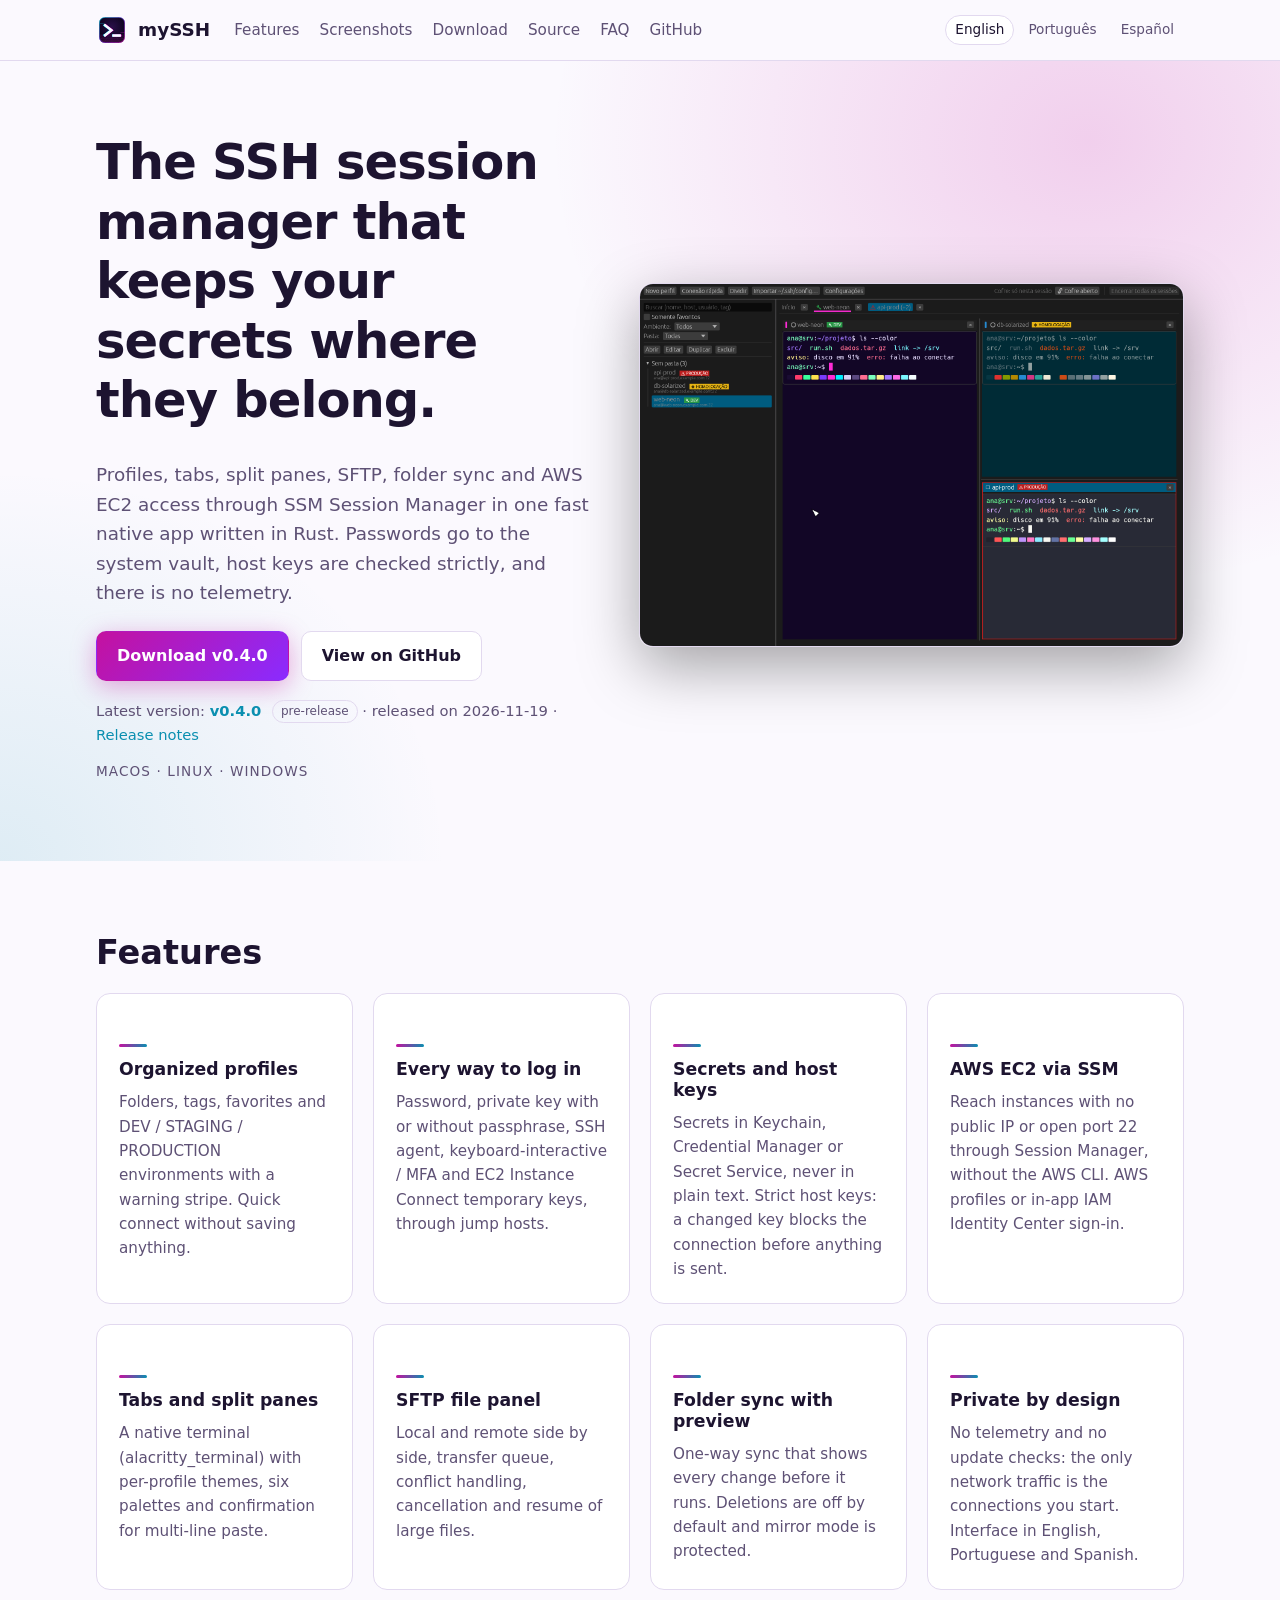
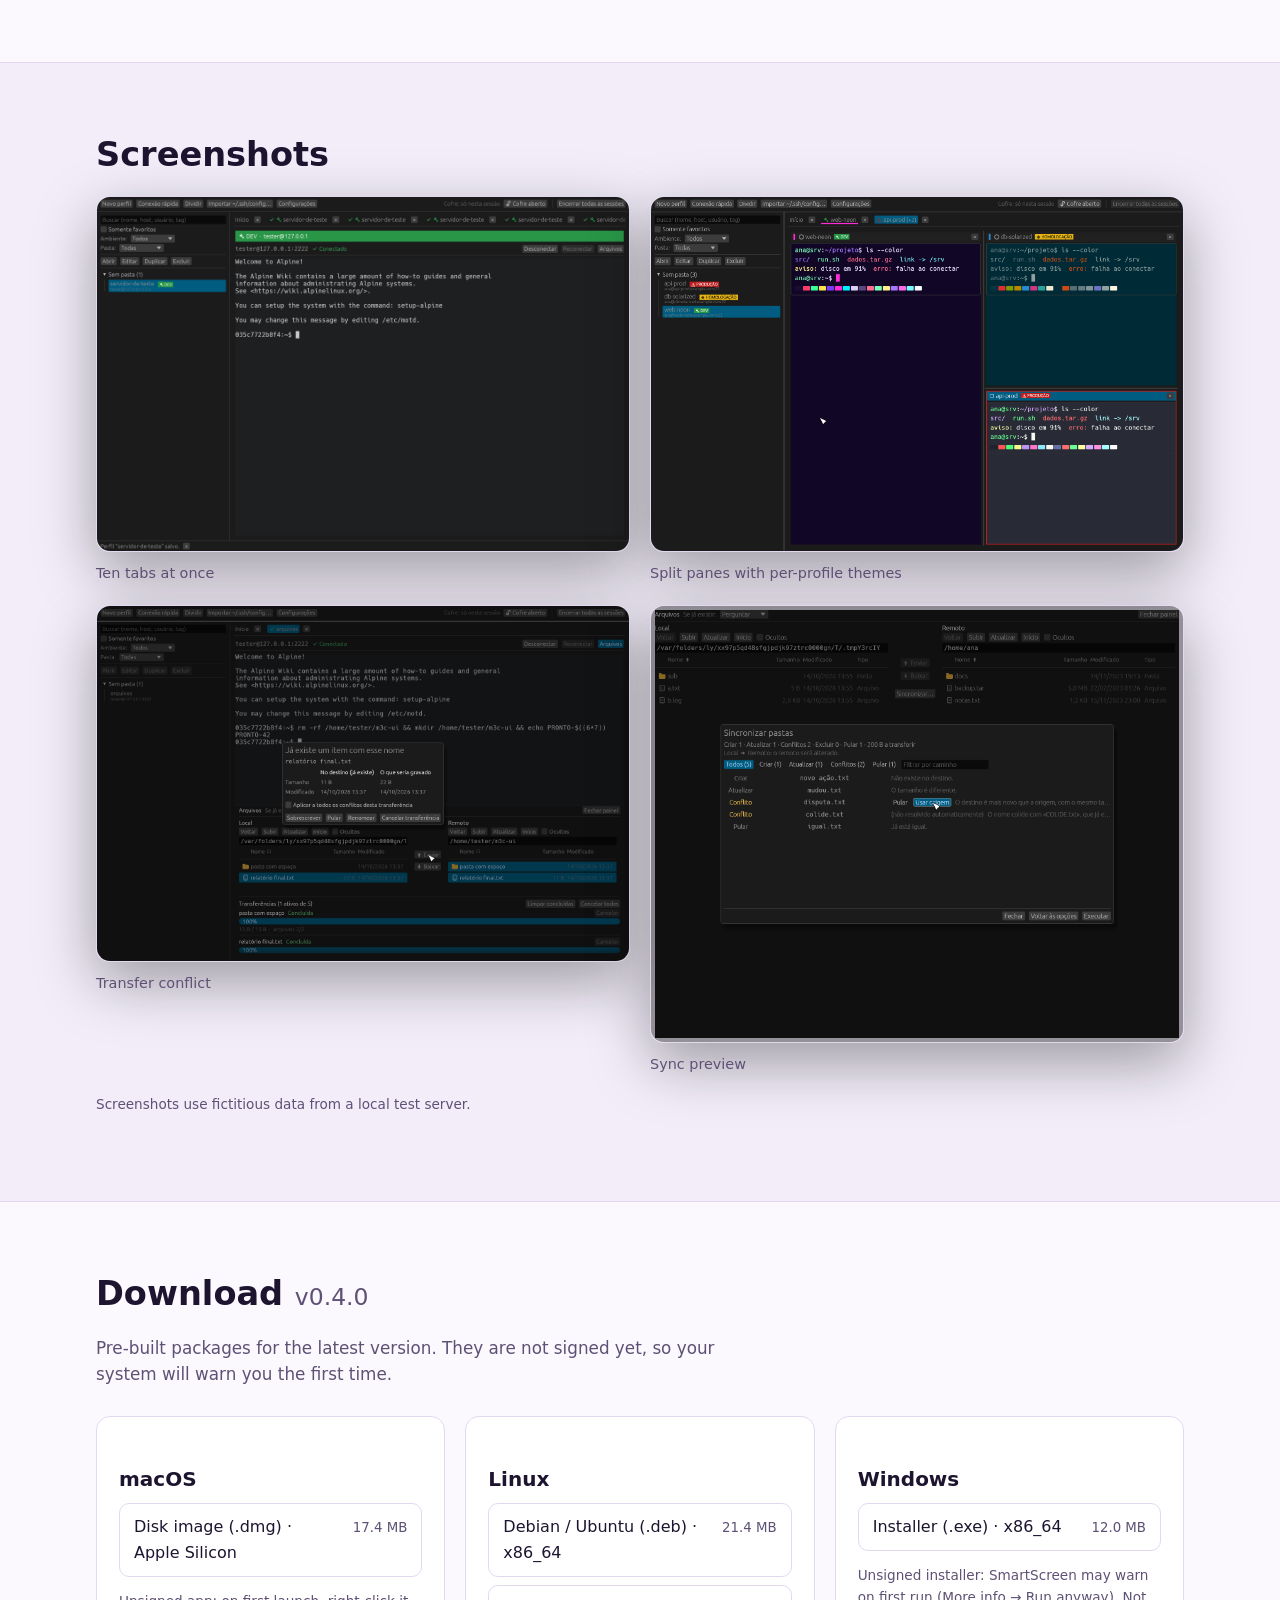
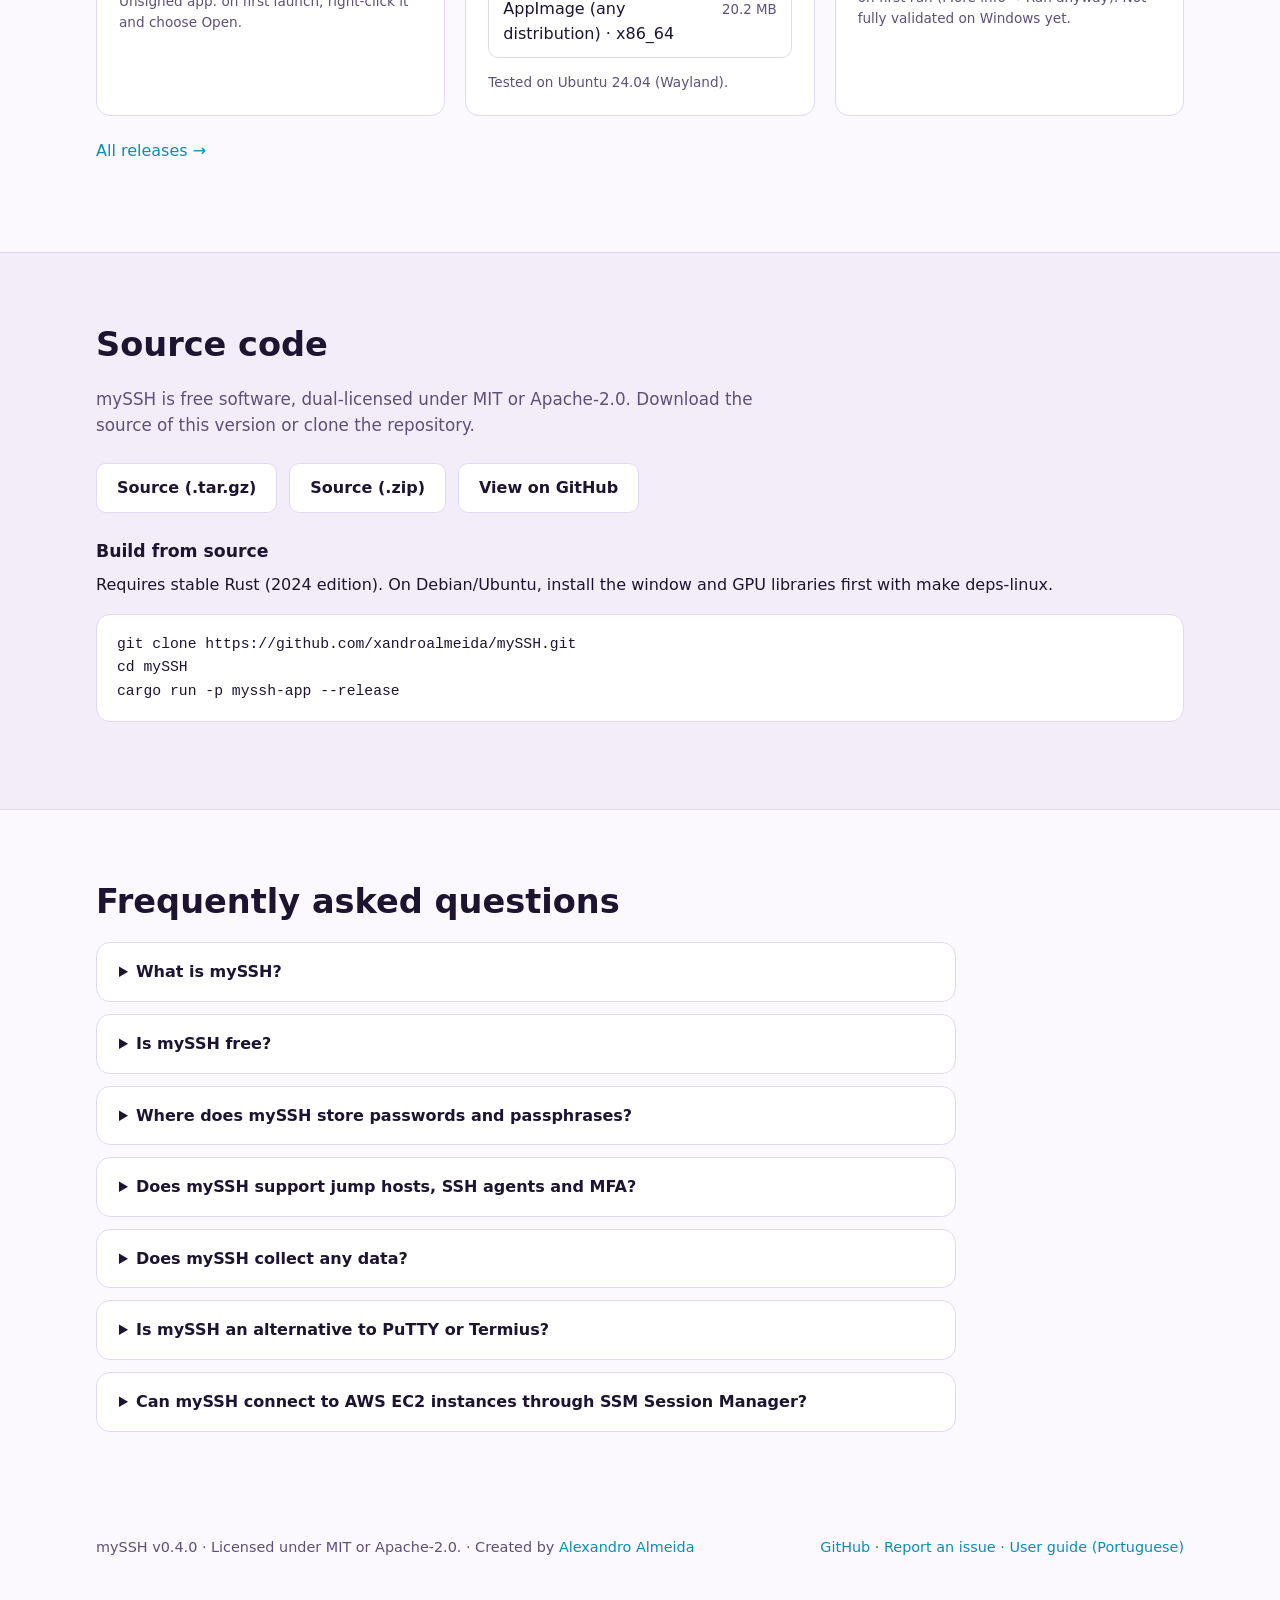
<file: docs/index.html>
<!doctype html>
<!-- Gerado por tools/site/build.py a partir de tools/site/template.html e strings.json. Não edite em docs/. -->
<html lang="en">
<head>
<meta charset="utf-8">
<meta name="viewport" content="width=device-width, initial-scale=1">
<title>mySSH — open-source SSH client for macOS, Linux and Windows</title>
<meta name="description" content="Free, open-source SSH client for macOS, Linux and Windows, written in Rust: profiles, tabs, split panes, SFTP, folder sync and AWS SSM Session Manager, secrets in the system vault.">
<meta name="google-site-verification" content="e3klRiq9ykeSp1Q2XAEUIz1zbKla8LWiIjL87_-myPM">
<meta name="robots" content="index, follow, max-image-preview:large, max-snippet:-1">
<meta name="author" content="Alexandro Almeida">
<meta name="theme-color" content="#0b0614" media="(prefers-color-scheme: dark)">
<meta name="theme-color" content="#fbf9fe" media="(prefers-color-scheme: light)">
<meta property="og:site_name" content="mySSH">
<meta property="og:title" content="mySSH — open-source SSH client for macOS, Linux and Windows">
<meta property="og:description" content="Free, open-source SSH client for macOS, Linux and Windows, written in Rust: profiles, tabs, split panes, SFTP, folder sync and AWS SSM Session Manager, secrets in the system vault.">
<meta property="og:type" content="website">
<meta property="og:url" content="https://xandroalmeida.github.io/mySSH/">
<meta property="og:locale" content="en_US">
<meta property="og:locale:alternate" content="pt_BR">
<meta property="og:locale:alternate" content="es_ES">
<meta property="og:image" content="https://xandroalmeida.github.io/mySSH/img/paineis-divididos.png">
<meta property="og:image:width" content="1800">
<meta property="og:image:height" content="1200">
<meta property="og:image:alt" content="mySSH — Split panes with per-profile themes">
<meta name="twitter:card" content="summary_large_image">
<meta name="twitter:title" content="mySSH — open-source SSH client for macOS, Linux and Windows">
<meta name="twitter:description" content="Free, open-source SSH client for macOS, Linux and Windows, written in Rust: profiles, tabs, split panes, SFTP, folder sync and AWS SSM Session Manager, secrets in the system vault.">
<meta name="twitter:image" content="https://xandroalmeida.github.io/mySSH/img/paineis-divididos.png">
<meta name="twitter:image:alt" content="mySSH — Split panes with per-profile themes">
<link rel="icon" type="image/svg+xml" href="assets/icon.svg">
<link rel="apple-touch-icon" href="assets/icon-256.png">
<link rel="canonical" href="https://xandroalmeida.github.io/mySSH/">
<link rel="alternate" hreflang="en" href="https://xandroalmeida.github.io/mySSH/">
<link rel="alternate" hreflang="pt-BR" href="https://xandroalmeida.github.io/mySSH/pt-br/">
<link rel="alternate" hreflang="es" href="https://xandroalmeida.github.io/mySSH/es/">
<link rel="alternate" hreflang="x-default" href="https://xandroalmeida.github.io/mySSH/">
<link rel="alternate" type="text/markdown" title="llms.txt" href="https://xandroalmeida.github.io/mySSH/llms.txt">
<link rel="stylesheet" href="assets/site.css">
<script type="application/ld+json">
{
  "@context": "https://schema.org",
  "@graph": [
    {
      "@type": "SoftwareApplication",
      "@id": "https://xandroalmeida.github.io/mySSH/#app",
      "name": "mySSH",
      "alternateName": "mySSH SSH client",
      "description": "mySSH is a free, open-source desktop SSH client and session manager for macOS, Linux and Windows, written in Rust. It combines saved connection profiles, a tabbed terminal with split panes, an SFTP file panel and one-way folder sync in a single native app.",
      "url": "https://xandroalmeida.github.io/mySSH/",
      "applicationCategory": "DeveloperApplication",
      "applicationSubCategory": "SSH client",
      "operatingSystem": "macOS, Linux, Windows",
      "softwareVersion": "0.4.0",
      "datePublished": "2026-11-19",
      "releaseNotes": "https://github.com/xandroalmeida/mySSH/releases/tag/v0.4.0",
      "downloadUrl": [
        "https://github.com/xandroalmeida/mySSH/releases/download/v0.4.0/mySSH_0.4.0_aarch64.dmg",
        "https://github.com/xandroalmeida/mySSH/releases/download/v0.4.0/myssh_0.4.0_amd64.deb",
        "https://github.com/xandroalmeida/mySSH/releases/download/v0.4.0/myssh_0.4.0_x64-setup.exe",
        "https://github.com/xandroalmeida/mySSH/releases/download/v0.4.0/myssh_0.4.0_x86_64.AppImage"
      ],
      "installUrl": "https://xandroalmeida.github.io/mySSH/#download",
      "screenshot": [
        "https://xandroalmeida.github.io/mySSH/img/dez-abas.png",
        "https://xandroalmeida.github.io/mySSH/img/paineis-divididos.png",
        "https://xandroalmeida.github.io/mySSH/img/arquivos-conflito.png",
        "https://xandroalmeida.github.io/mySSH/img/sync-previa.png"
      ],
      "image": "https://xandroalmeida.github.io/mySSH/assets/icon-256.png",
      "featureList": [
        "Organized profiles: Folders, tags, favorites and DEV / STAGING / PRODUCTION environments with a warning stripe. Quick connect without saving anything.",
        "Every way to log in: Password, private key with or without passphrase, SSH agent, keyboard-interactive / MFA and EC2 Instance Connect temporary keys, through jump hosts.",
        "Secrets and host keys: Secrets in Keychain, Credential Manager or Secret Service, never in plain text. Strict host keys: a changed key blocks the connection before anything is sent.",
        "AWS EC2 via SSM: Reach instances with no public IP or open port 22 through Session Manager, without the AWS CLI. AWS profiles or in-app IAM Identity Center sign-in.",
        "Tabs and split panes: A native terminal (alacritty_terminal) with per-profile themes, six palettes and confirmation for multi-line paste.",
        "SFTP file panel: Local and remote side by side, transfer queue, conflict handling, cancellation and resume of large files.",
        "Folder sync with preview: One-way sync that shows every change before it runs. Deletions are off by default and mirror mode is protected.",
        "Private by design: No telemetry and no update checks: the only network traffic is the connections you start. Interface in English, Portuguese and Spanish."
      ],
      "inLanguage": [
        "en",
        "pt-BR",
        "es"
      ],
      "isAccessibleForFree": true,
      "offers": {
        "@type": "Offer",
        "price": "0",
        "priceCurrency": "USD"
      },
      "license": [
        "https://opensource.org/license/mit",
        "https://www.apache.org/licenses/LICENSE-2.0"
      ],
      "author": {
        "@type": "Person",
        "name": "Alexandro Almeida",
        "url": "https://github.com/xandroalmeida"
      },
      "sameAs": [
        "https://github.com/xandroalmeida/mySSH"
      ]
    },
    {
      "@type": "WebPage",
      "@id": "https://xandroalmeida.github.io/mySSH/#page",
      "url": "https://xandroalmeida.github.io/mySSH/",
      "name": "mySSH — open-source SSH client for macOS, Linux and Windows",
      "description": "Free, open-source SSH client for macOS, Linux and Windows, written in Rust: profiles, tabs, split panes, SFTP, folder sync and AWS SSM Session Manager, secrets in the system vault.",
      "inLanguage": "en",
      "dateModified": "2026-11-19",
      "about": {
        "@id": "https://xandroalmeida.github.io/mySSH/#app"
      },
      "primaryImageOfPage": "https://xandroalmeida.github.io/mySSH/img/paineis-divididos.png"
    },
    {
      "@type": "FAQPage",
      "@id": "https://xandroalmeida.github.io/mySSH/#faq",
      "inLanguage": "en",
      "mainEntity": [
        {
          "@type": "Question",
          "name": "What is mySSH?",
          "acceptedAnswer": {
            "@type": "Answer",
            "text": "mySSH is a free, open-source desktop SSH client and session manager for macOS, Linux and Windows, written in Rust. It combines saved connection profiles, a tabbed terminal with split panes, an SFTP file panel and one-way folder sync in a single native app."
          }
        },
        {
          "@type": "Question",
          "name": "Is mySSH free?",
          "acceptedAnswer": {
            "@type": "Answer",
            "text": "Yes. mySSH is free software, dual-licensed under MIT or Apache-2.0. There is no paid edition, no account and no subscription."
          }
        },
        {
          "@type": "Question",
          "name": "Where does mySSH store passwords and passphrases?",
          "acceptedAnswer": {
            "@type": "Answer",
            "text": "In the operating system's credential vault: Keychain on macOS, Credential Manager on Windows and Secret Service on Linux. Secrets are never written in plain text to disk, logs or process arguments."
          }
        },
        {
          "@type": "Question",
          "name": "Does mySSH support jump hosts, SSH agents and MFA?",
          "acceptedAnswer": {
            "@type": "Answer",
            "text": "Yes. It logs in with a password, a private key (with or without passphrase), the SSH agent or keyboard-interactive authentication, including one-time MFA codes, also through jump hosts (bastions)."
          }
        },
        {
          "@type": "Question",
          "name": "Does mySSH collect any data?",
          "acceptedAnswer": {
            "@type": "Answer",
            "text": "No. There is no telemetry, no account and no automatic update check. The only network connections are the SSH and SFTP sessions you open."
          }
        },
        {
          "@type": "Question",
          "name": "Is mySSH an alternative to PuTTY or Termius?",
          "acceptedAnswer": {
            "@type": "Answer",
            "text": "Yes. mySSH covers the same everyday work, terminal sessions, saved hosts and file transfer, as a native open-source app that keeps all data on your computer, with no cloud service involved."
          }
        },
        {
          "@type": "Question",
          "name": "Can mySSH connect to AWS EC2 instances through SSM Session Manager?",
          "acceptedAnswer": {
            "@type": "Answer",
            "text": "Yes. mySSH opens the Session Manager tunnel itself, without the AWS CLI or the session-manager-plugin, so the instance needs no public IP or open port 22. Credentials come from your AWS profiles (~/.aws) or from IAM Identity Center sign-in inside the app, and with EC2 Instance Connect a temporary key is generated on each connection, so nothing has to be set up on the server."
          }
        }
      ]
    },
    {
      "@type": "SoftwareSourceCode",
      "name": "mySSH",
      "codeRepository": "https://github.com/xandroalmeida/mySSH",
      "programmingLanguage": "Rust",
      "license": [
        "https://opensource.org/license/mit",
        "https://www.apache.org/licenses/LICENSE-2.0"
      ],
      "targetProduct": {
        "@id": "https://xandroalmeida.github.io/mySSH/#app"
      }
    }
  ]
}
</script>
<script>
  // Primeira visita à página em inglês: usa o idioma do navegador, se for suportado.
  (function () {
    var key = "myssh-lang", here = "en";
    var saved = null;
    try { saved = localStorage.getItem(key); } catch (e) {}
    if (here !== "en" || saved) return;
    var langs = navigator.languages || [navigator.language || ""];
    for (var i = 0; i < langs.length; i++) {
      var p = String(langs[i]).toLowerCase().split(/[-_]/)[0];
      if (p === "en") return;
      if (p === "pt") { location.replace("pt-br/" + location.hash); return; }
      if (p === "es") { location.replace("es/" + location.hash); return; }
    }
  })();
</script>
</head>
<body>
<header class="top">
  <div class="wrap top-in">
    <a class="brand" href=""><img src="assets/icon.svg" alt="" width="32" height="32"><span>mySSH</span></a>
    <nav class="nav" aria-label="mySSH">
      <a href="#features">Features</a>
      <a href="#screens">Screenshots</a>
      <a href="#download">Download</a>
      <a href="#source">Source</a>
      <a href="#faq">FAQ</a>
      <a href="https://github.com/xandroalmeida/mySSH">GitHub</a>
    </nav>
    <div class="langs" role="group" aria-label="Language"><a href="" hreflang="en" data-lang="en" aria-current="page">English</a><a href="pt-br/" hreflang="pt-BR" data-lang="pt-br">Português</a><a href="es/" hreflang="es" data-lang="es">Español</a></div>
  </div>
</header>

<main>
<section class="hero">
  <div class="wrap hero-in">
    <div class="hero-text">
      <h1>The SSH session manager that keeps your secrets where they belong.</h1>
      <p class="lead">Profiles, tabs, split panes, SFTP, folder sync and AWS EC2 access through SSM Session Manager in one fast native app written in Rust. Passwords go to the system vault, host keys are checked strictly, and there is no telemetry.</p>
      <div class="cta">
        <a class="btn primary" href="#download">Download v0.4.0</a>
        <a class="btn" href="https://github.com/xandroalmeida/mySSH">View on GitHub</a>
      </div>
      <p class="meta">Latest version: <a href="https://github.com/xandroalmeida/mySSH/releases/tag/v0.4.0"><strong>v0.4.0</strong></a> <span class="badge">pre-release</span> · released on <time datetime="2026-11-19">2026-11-19</time> · <a href="https://github.com/xandroalmeida/mySSH/releases/tag/v0.4.0">Release notes</a></p>
      <p class="platforms">macOS · Linux · Windows</p>
    </div>
    <figure class="hero-shot">
      <img src="img/paineis-divididos.png" alt="mySSH — Split panes with per-profile themes" width="1800" height="1200" fetchpriority="high">
    </figure>
  </div>
</section>

<section id="features" class="section">
  <div class="wrap">
    <h2>Features</h2>
    <div class="grid features">
      <article><h3>Organized profiles</h3><p>Folders, tags, favorites and DEV / STAGING / PRODUCTION environments with a warning stripe. Quick connect without saving anything.</p></article>
      <article><h3>Every way to log in</h3><p>Password, private key with or without passphrase, SSH agent, keyboard-interactive / MFA and EC2 Instance Connect temporary keys, through jump hosts.</p></article>
      <article><h3>Secrets and host keys</h3><p>Secrets in Keychain, Credential Manager or Secret Service, never in plain text. Strict host keys: a changed key blocks the connection before anything is sent.</p></article>
      <article><h3>AWS EC2 via SSM</h3><p>Reach instances with no public IP or open port 22 through Session Manager, without the AWS CLI. AWS profiles or in-app IAM Identity Center sign-in.</p></article>
      <article><h3>Tabs and split panes</h3><p>A native terminal (alacritty_terminal) with per-profile themes, six palettes and confirmation for multi-line paste.</p></article>
      <article><h3>SFTP file panel</h3><p>Local and remote side by side, transfer queue, conflict handling, cancellation and resume of large files.</p></article>
      <article><h3>Folder sync with preview</h3><p>One-way sync that shows every change before it runs. Deletions are off by default and mirror mode is protected.</p></article>
      <article><h3>Private by design</h3><p>No telemetry and no update checks: the only network traffic is the connections you start. Interface in English, Portuguese and Spanish.</p></article>
    </div>
  </div>
</section>

<section id="screens" class="section alt">
  <div class="wrap">
    <h2>Screenshots</h2>
    <div class="grid shots">
      <figure><a href="img/dez-abas.png"><img src="img/dez-abas.png" alt="mySSH — Ten tabs at once" loading="lazy" decoding="async" width="2400" height="1600"></a><figcaption>Ten tabs at once</figcaption></figure>
      <figure><a href="img/paineis-divididos.png"><img src="img/paineis-divididos.png" alt="mySSH — Split panes with per-profile themes" loading="lazy" decoding="async" width="1800" height="1200"></a><figcaption>Split panes with per-profile themes</figcaption></figure>
      <figure><a href="img/arquivos-conflito.png"><img src="img/arquivos-conflito.png" alt="mySSH — Transfer conflict" loading="lazy" decoding="async" width="1500" height="1000"></a><figcaption>Transfer conflict</figcaption></figure>
      <figure><a href="img/sync-previa.png"><img src="img/sync-previa.png" alt="mySSH — Sync preview" loading="lazy" decoding="async" width="1650" height="1350"></a><figcaption>Sync preview</figcaption></figure>
    </div>
    <p class="note">Screenshots use fictitious data from a local test server.</p>
  </div>
</section>

<section id="download" class="section">
  <div class="wrap">
    <h2>Download <span class="ver">v0.4.0</span></h2>
    <p class="lead small">Pre-built packages for the latest version. They are not signed yet, so your system will warn you the first time.</p>
    <div class="grid downloads">
      <article class="dl" id="dl-mac">
        <h3>macOS</h3>
        <ul>
          <li><a href="https://github.com/xandroalmeida/mySSH/releases/download/v0.4.0/mySSH_0.4.0_aarch64.dmg" download>Disk image (.dmg) · Apple Silicon <small>17.4 MB</small></a></li>
        </ul>
        <p class="hint">Unsigned app: on first launch, right-click it and choose Open.</p>
      </article>
      <article class="dl" id="dl-linux">
        <h3>Linux</h3>
        <ul>
          <li><a href="https://github.com/xandroalmeida/mySSH/releases/download/v0.4.0/myssh_0.4.0_amd64.deb" download>Debian / Ubuntu (.deb) · x86_64 <small>21.4 MB</small></a></li>
          <li><a href="https://github.com/xandroalmeida/mySSH/releases/download/v0.4.0/myssh_0.4.0_x86_64.AppImage" download>AppImage (any distribution) · x86_64 <small>20.2 MB</small></a></li>
        </ul>
        <p class="hint">Tested on Ubuntu 24.04 (Wayland).</p>
      </article>
      <article class="dl" id="dl-windows">
        <h3>Windows</h3>
        <ul>
          <li><a href="https://github.com/xandroalmeida/mySSH/releases/download/v0.4.0/myssh_0.4.0_x64-setup.exe" download>Installer (.exe) · x86_64 <small>12.0 MB</small></a></li>
        </ul>
        <p class="hint">Unsigned installer: SmartScreen may warn on first run (More info → Run anyway). Not fully validated on Windows yet.</p>
      </article>
    </div>
    <p class="more"><a href="https://github.com/xandroalmeida/mySSH/releases">All releases →</a></p>
  </div>
</section>

<section id="source" class="section alt">
  <div class="wrap">
    <h2>Source code</h2>
    <p class="lead small">mySSH is free software, dual-licensed under MIT or Apache-2.0. Download the source of this version or clone the repository.</p>
    <div class="cta">
      <a class="btn" href="https://github.com/xandroalmeida/mySSH/archive/refs/tags/v0.4.0.tar.gz">Source (.tar.gz)</a>
      <a class="btn" href="https://github.com/xandroalmeida/mySSH/archive/refs/tags/v0.4.0.zip">Source (.zip)</a>
      <a class="btn" href="https://github.com/xandroalmeida/mySSH">View on GitHub</a>
    </div>
    <h3>Build from source</h3>
    <p>Requires stable Rust (2024 edition). On Debian/Ubuntu, install the window and GPU libraries first with make deps-linux.</p>
    <pre><code>git clone https://github.com/xandroalmeida/mySSH.git
cd mySSH
cargo run -p myssh-app --release</code></pre>
  </div>
</section>
<section id="faq" class="section">
  <div class="wrap">
    <h2>Frequently asked questions</h2>
    <div class="faq">
      <details><summary>What is mySSH?</summary><p>mySSH is a free, open-source desktop SSH client and session manager for macOS, Linux and Windows, written in Rust. It combines saved connection profiles, a tabbed terminal with split panes, an SFTP file panel and one-way folder sync in a single native app.</p></details>
      <details><summary>Is mySSH free?</summary><p>Yes. mySSH is free software, dual-licensed under MIT or Apache-2.0. There is no paid edition, no account and no subscription.</p></details>
      <details><summary>Where does mySSH store passwords and passphrases?</summary><p>In the operating system&#x27;s credential vault: Keychain on macOS, Credential Manager on Windows and Secret Service on Linux. Secrets are never written in plain text to disk, logs or process arguments.</p></details>
      <details><summary>Does mySSH support jump hosts, SSH agents and MFA?</summary><p>Yes. It logs in with a password, a private key (with or without passphrase), the SSH agent or keyboard-interactive authentication, including one-time MFA codes, also through jump hosts (bastions).</p></details>
      <details><summary>Does mySSH collect any data?</summary><p>No. There is no telemetry, no account and no automatic update check. The only network connections are the SSH and SFTP sessions you open.</p></details>
      <details><summary>Is mySSH an alternative to PuTTY or Termius?</summary><p>Yes. mySSH covers the same everyday work, terminal sessions, saved hosts and file transfer, as a native open-source app that keeps all data on your computer, with no cloud service involved.</p></details>
      <details><summary>Can mySSH connect to AWS EC2 instances through SSM Session Manager?</summary><p>Yes. mySSH opens the Session Manager tunnel itself, without the AWS CLI or the session-manager-plugin, so the instance needs no public IP or open port 22. Credentials come from your AWS profiles (~/.aws) or from IAM Identity Center sign-in inside the app, and with EC2 Instance Connect a temporary key is generated on each connection, so nothing has to be set up on the server.</p></details>
    </div>
  </div>
</section>
</main>

<footer class="foot">
  <div class="wrap foot-in">
    <p>mySSH v0.4.0 · Licensed under MIT or Apache-2.0. · Created by <a href="https://github.com/xandroalmeida" rel="author">Alexandro Almeida</a></p>
    <p><a href="https://github.com/xandroalmeida/mySSH">GitHub</a> · <a href="https://github.com/xandroalmeida/mySSH/issues">Report an issue</a> · <a href="https://github.com/xandroalmeida/mySSH/blob/main/docs/USO.md">User guide (Portuguese)</a></p>
  </div>
</footer>
<script>
  document.querySelectorAll("[data-lang]").forEach(function (a) {
    a.addEventListener("click", function () {
      try { localStorage.setItem("myssh-lang", a.getAttribute("data-lang")); } catch (e) {}
    });
  });
</script>
</body>
</html>
</file>
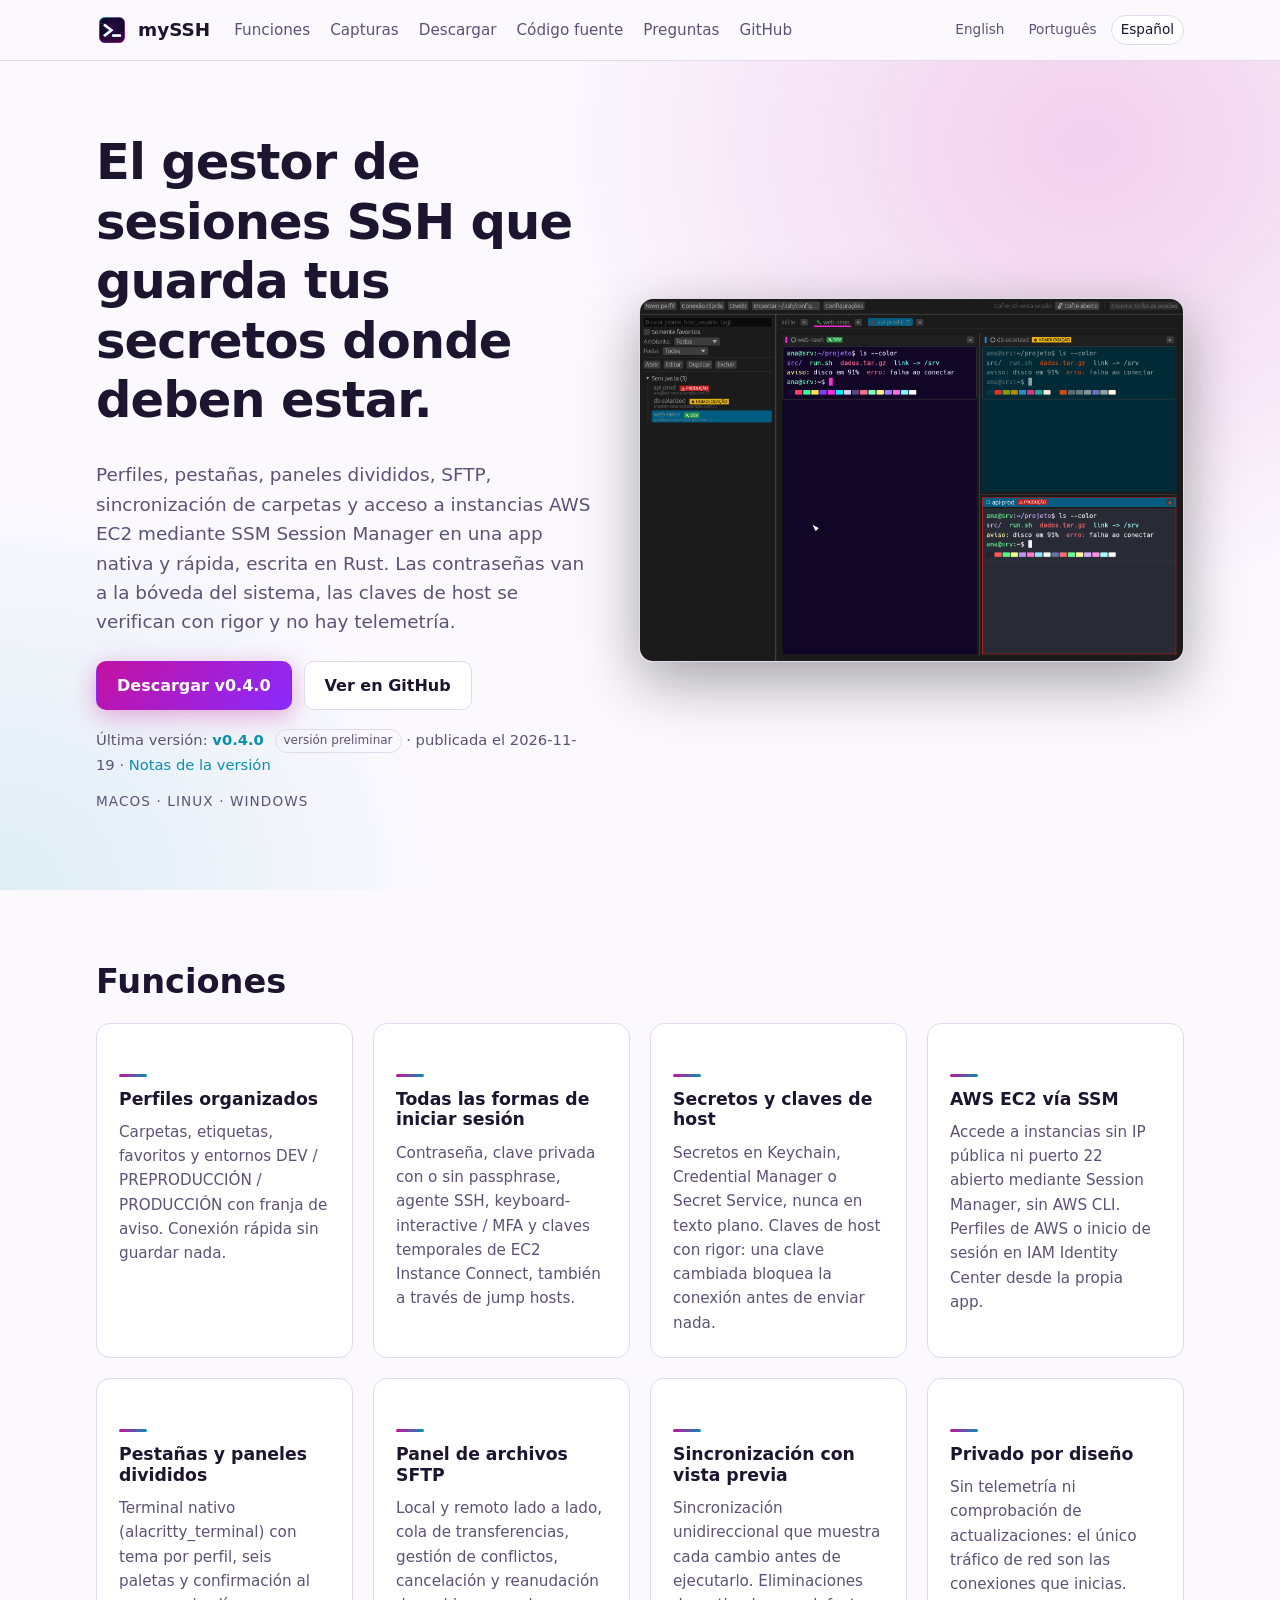
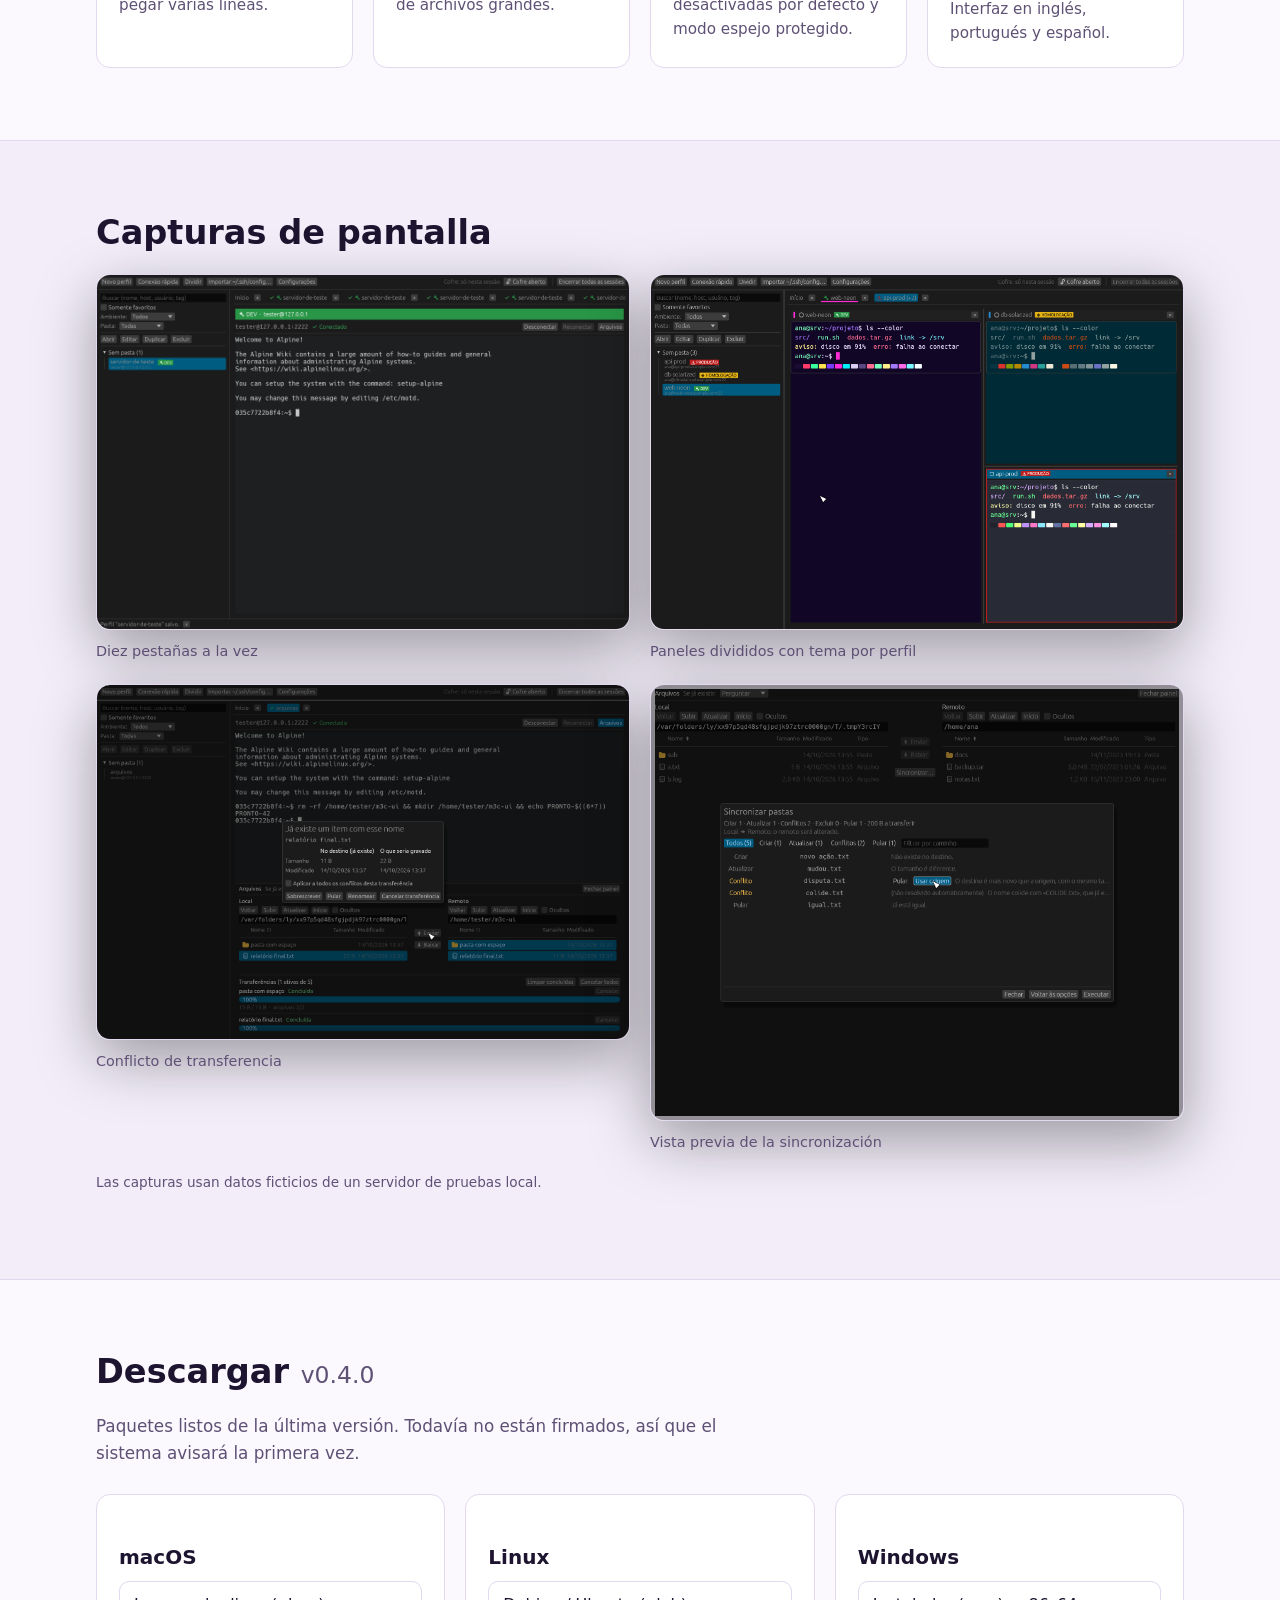
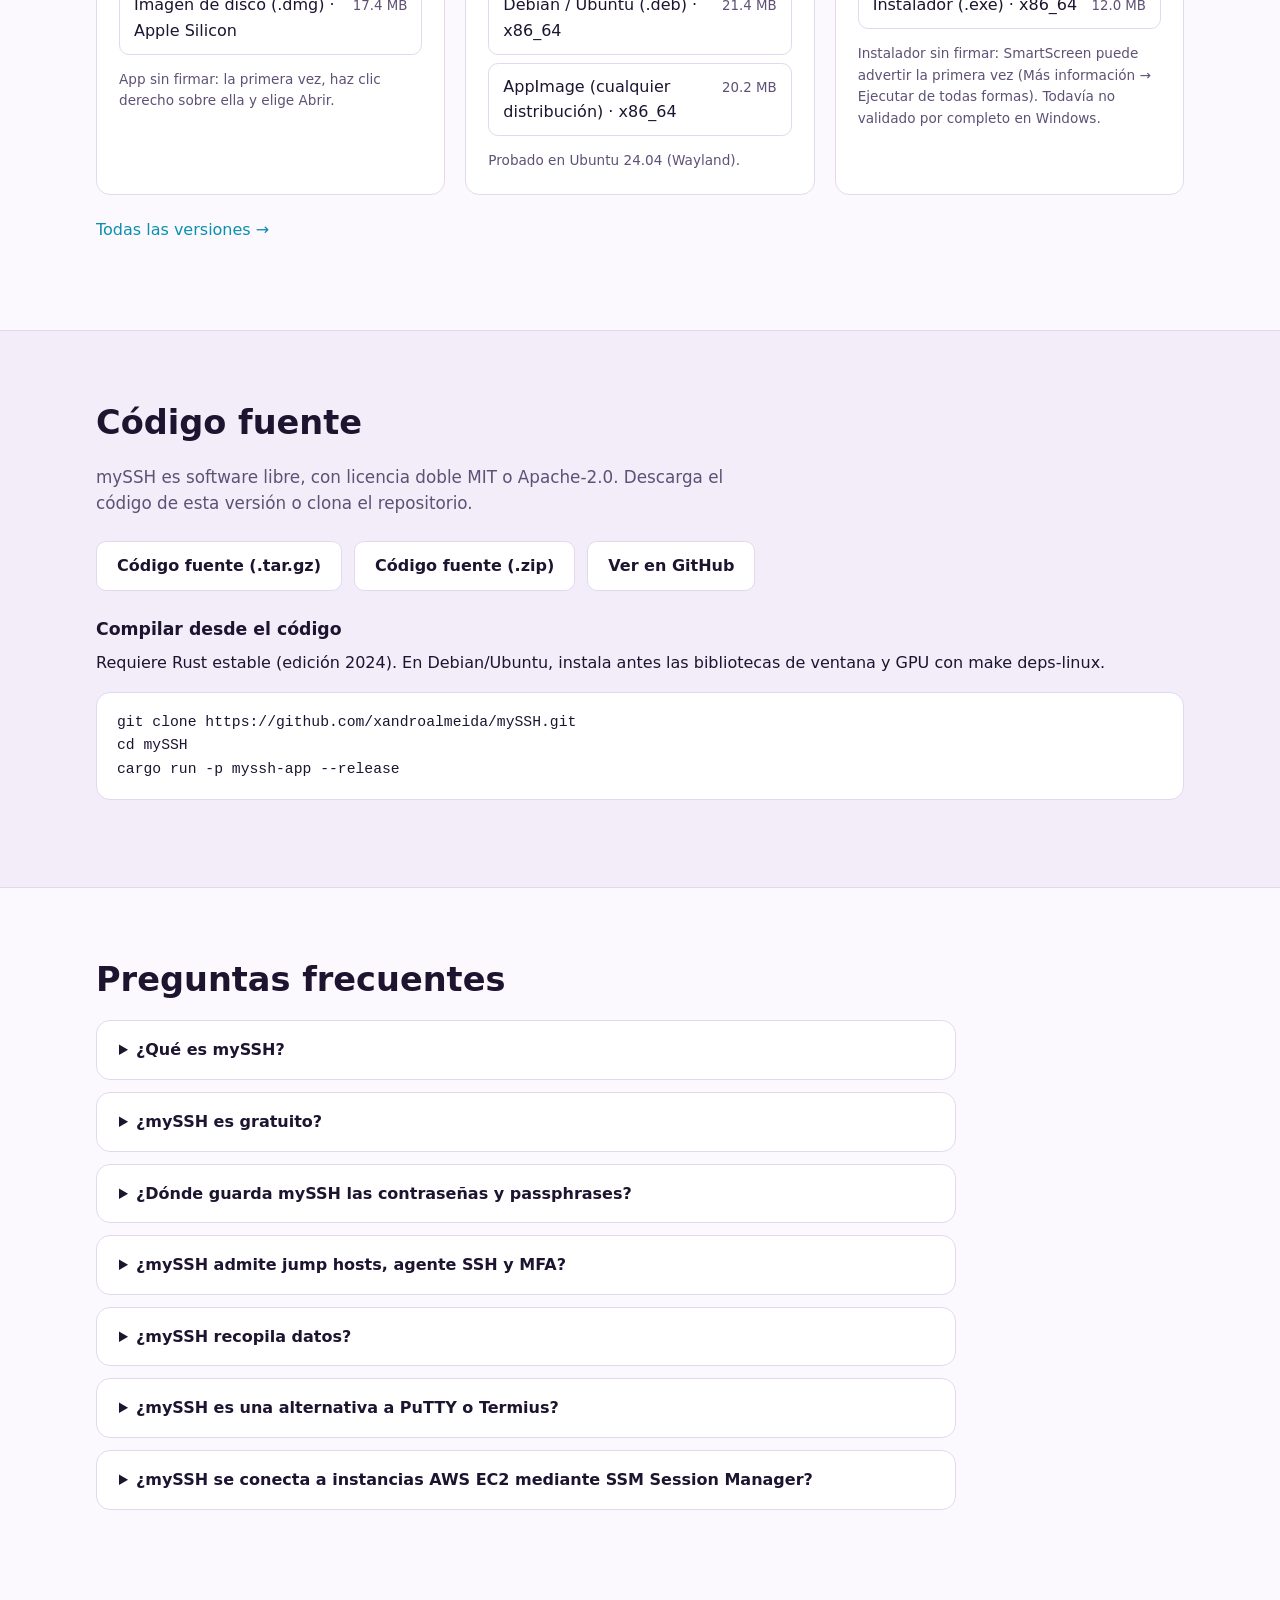
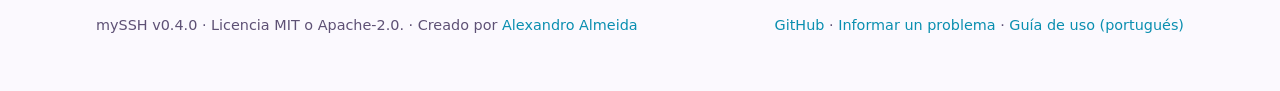
<file: docs/es/index.html>
<!doctype html>
<!-- Gerado por tools/site/build.py a partir de tools/site/template.html e strings.json. Não edite em docs/. -->
<html lang="es">
<head>
<meta charset="utf-8">
<meta name="viewport" content="width=device-width, initial-scale=1">
<title>mySSH — cliente SSH de código abierto para macOS, Linux y Windows</title>
<meta name="description" content="Cliente SSH gratuito y de código abierto para macOS, Linux y Windows, en Rust: perfiles, pestañas, paneles divididos, SFTP, sincronización y AWS SSM Session Manager, secretos en la bóveda.">
<meta name="google-site-verification" content="e3klRiq9ykeSp1Q2XAEUIz1zbKla8LWiIjL87_-myPM">
<meta name="robots" content="index, follow, max-image-preview:large, max-snippet:-1">
<meta name="author" content="Alexandro Almeida">
<meta name="theme-color" content="#0b0614" media="(prefers-color-scheme: dark)">
<meta name="theme-color" content="#fbf9fe" media="(prefers-color-scheme: light)">
<meta property="og:site_name" content="mySSH">
<meta property="og:title" content="mySSH — cliente SSH de código abierto para macOS, Linux y Windows">
<meta property="og:description" content="Cliente SSH gratuito y de código abierto para macOS, Linux y Windows, en Rust: perfiles, pestañas, paneles divididos, SFTP, sincronización y AWS SSM Session Manager, secretos en la bóveda.">
<meta property="og:type" content="website">
<meta property="og:url" content="https://xandroalmeida.github.io/mySSH/es/">
<meta property="og:locale" content="es_ES">
<meta property="og:locale:alternate" content="en_US">
<meta property="og:locale:alternate" content="pt_BR">
<meta property="og:image" content="https://xandroalmeida.github.io/mySSH/img/paineis-divididos.png">
<meta property="og:image:width" content="1800">
<meta property="og:image:height" content="1200">
<meta property="og:image:alt" content="mySSH — Paneles divididos con tema por perfil">
<meta name="twitter:card" content="summary_large_image">
<meta name="twitter:title" content="mySSH — cliente SSH de código abierto para macOS, Linux y Windows">
<meta name="twitter:description" content="Cliente SSH gratuito y de código abierto para macOS, Linux y Windows, en Rust: perfiles, pestañas, paneles divididos, SFTP, sincronización y AWS SSM Session Manager, secretos en la bóveda.">
<meta name="twitter:image" content="https://xandroalmeida.github.io/mySSH/img/paineis-divididos.png">
<meta name="twitter:image:alt" content="mySSH — Paneles divididos con tema por perfil">
<link rel="icon" type="image/svg+xml" href="../assets/icon.svg">
<link rel="apple-touch-icon" href="../assets/icon-256.png">
<link rel="canonical" href="https://xandroalmeida.github.io/mySSH/es/">
<link rel="alternate" hreflang="en" href="https://xandroalmeida.github.io/mySSH/">
<link rel="alternate" hreflang="pt-BR" href="https://xandroalmeida.github.io/mySSH/pt-br/">
<link rel="alternate" hreflang="es" href="https://xandroalmeida.github.io/mySSH/es/">
<link rel="alternate" hreflang="x-default" href="https://xandroalmeida.github.io/mySSH/">
<link rel="alternate" type="text/markdown" title="llms.txt" href="https://xandroalmeida.github.io/mySSH/llms.txt">
<link rel="stylesheet" href="../assets/site.css">
<script type="application/ld+json">
{
  "@context": "https://schema.org",
  "@graph": [
    {
      "@type": "SoftwareApplication",
      "@id": "https://xandroalmeida.github.io/mySSH/#app",
      "name": "mySSH",
      "alternateName": "mySSH SSH client",
      "description": "mySSH es un cliente SSH y gestor de sesiones para escritorio, gratuito y de código abierto, para macOS, Linux y Windows, escrito en Rust. Reúne perfiles de conexión guardados, un terminal con pestañas y paneles divididos, un panel de archivos SFTP y sincronización unidireccional de carpetas en una sola app nativa.",
      "url": "https://xandroalmeida.github.io/mySSH/es/",
      "applicationCategory": "DeveloperApplication",
      "applicationSubCategory": "SSH client",
      "operatingSystem": "macOS, Linux, Windows",
      "softwareVersion": "0.4.0",
      "datePublished": "2026-11-19",
      "releaseNotes": "https://github.com/xandroalmeida/mySSH/releases/tag/v0.4.0",
      "downloadUrl": [
        "https://github.com/xandroalmeida/mySSH/releases/download/v0.4.0/mySSH_0.4.0_aarch64.dmg",
        "https://github.com/xandroalmeida/mySSH/releases/download/v0.4.0/myssh_0.4.0_amd64.deb",
        "https://github.com/xandroalmeida/mySSH/releases/download/v0.4.0/myssh_0.4.0_x64-setup.exe",
        "https://github.com/xandroalmeida/mySSH/releases/download/v0.4.0/myssh_0.4.0_x86_64.AppImage"
      ],
      "installUrl": "https://xandroalmeida.github.io/mySSH/es/#download",
      "screenshot": [
        "https://xandroalmeida.github.io/mySSH/img/dez-abas.png",
        "https://xandroalmeida.github.io/mySSH/img/paineis-divididos.png",
        "https://xandroalmeida.github.io/mySSH/img/arquivos-conflito.png",
        "https://xandroalmeida.github.io/mySSH/img/sync-previa.png"
      ],
      "image": "https://xandroalmeida.github.io/mySSH/assets/icon-256.png",
      "featureList": [
        "Perfiles organizados: Carpetas, etiquetas, favoritos y entornos DEV / PREPRODUCCIÓN / PRODUCCIÓN con franja de aviso. Conexión rápida sin guardar nada.",
        "Todas las formas de iniciar sesión: Contraseña, clave privada con o sin passphrase, agente SSH, keyboard-interactive / MFA y claves temporales de EC2 Instance Connect, también a través de jump hosts.",
        "Secretos y claves de host: Secretos en Keychain, Credential Manager o Secret Service, nunca en texto plano. Claves de host con rigor: una clave cambiada bloquea la conexión antes de enviar nada.",
        "AWS EC2 vía SSM: Accede a instancias sin IP pública ni puerto 22 abierto mediante Session Manager, sin AWS CLI. Perfiles de AWS o inicio de sesión en IAM Identity Center desde la propia app.",
        "Pestañas y paneles divididos: Terminal nativo (alacritty_terminal) con tema por perfil, seis paletas y confirmación al pegar varias líneas.",
        "Panel de archivos SFTP: Local y remoto lado a lado, cola de transferencias, gestión de conflictos, cancelación y reanudación de archivos grandes.",
        "Sincronización con vista previa: Sincronización unidireccional que muestra cada cambio antes de ejecutarlo. Eliminaciones desactivadas por defecto y modo espejo protegido.",
        "Privado por diseño: Sin telemetría ni comprobación de actualizaciones: el único tráfico de red son las conexiones que inicias. Interfaz en inglés, portugués y español."
      ],
      "inLanguage": [
        "en",
        "pt-BR",
        "es"
      ],
      "isAccessibleForFree": true,
      "offers": {
        "@type": "Offer",
        "price": "0",
        "priceCurrency": "USD"
      },
      "license": [
        "https://opensource.org/license/mit",
        "https://www.apache.org/licenses/LICENSE-2.0"
      ],
      "author": {
        "@type": "Person",
        "name": "Alexandro Almeida",
        "url": "https://github.com/xandroalmeida"
      },
      "sameAs": [
        "https://github.com/xandroalmeida/mySSH"
      ]
    },
    {
      "@type": "WebPage",
      "@id": "https://xandroalmeida.github.io/mySSH/es/#page",
      "url": "https://xandroalmeida.github.io/mySSH/es/",
      "name": "mySSH — cliente SSH de código abierto para macOS, Linux y Windows",
      "description": "Cliente SSH gratuito y de código abierto para macOS, Linux y Windows, en Rust: perfiles, pestañas, paneles divididos, SFTP, sincronización y AWS SSM Session Manager, secretos en la bóveda.",
      "inLanguage": "es",
      "dateModified": "2026-11-19",
      "about": {
        "@id": "https://xandroalmeida.github.io/mySSH/#app"
      },
      "primaryImageOfPage": "https://xandroalmeida.github.io/mySSH/img/paineis-divididos.png"
    },
    {
      "@type": "FAQPage",
      "@id": "https://xandroalmeida.github.io/mySSH/es/#faq",
      "inLanguage": "es",
      "mainEntity": [
        {
          "@type": "Question",
          "name": "¿Qué es mySSH?",
          "acceptedAnswer": {
            "@type": "Answer",
            "text": "mySSH es un cliente SSH y gestor de sesiones para escritorio, gratuito y de código abierto, para macOS, Linux y Windows, escrito en Rust. Reúne perfiles de conexión guardados, un terminal con pestañas y paneles divididos, un panel de archivos SFTP y sincronización unidireccional de carpetas en una sola app nativa."
          }
        },
        {
          "@type": "Question",
          "name": "¿mySSH es gratuito?",
          "acceptedAnswer": {
            "@type": "Answer",
            "text": "Sí. mySSH es software libre, con licencia doble MIT o Apache-2.0. No hay edición de pago, cuenta ni suscripción."
          }
        },
        {
          "@type": "Question",
          "name": "¿Dónde guarda mySSH las contraseñas y passphrases?",
          "acceptedAnswer": {
            "@type": "Answer",
            "text": "En la bóveda de credenciales del sistema operativo: Keychain en macOS, Credential Manager en Windows y Secret Service en Linux. Los secretos nunca se escriben en texto plano en el disco, en los logs ni en los argumentos de procesos."
          }
        },
        {
          "@type": "Question",
          "name": "¿mySSH admite jump hosts, agente SSH y MFA?",
          "acceptedAnswer": {
            "@type": "Answer",
            "text": "Sí. Inicia sesión con contraseña, clave privada (con o sin passphrase), el agente SSH o keyboard-interactive, incluidos códigos MFA de un solo uso, también a través de jump hosts (bastiones)."
          }
        },
        {
          "@type": "Question",
          "name": "¿mySSH recopila datos?",
          "acceptedAnswer": {
            "@type": "Answer",
            "text": "No. No hay telemetría, cuenta ni comprobación automática de actualizaciones. Las únicas conexiones de red son las sesiones SSH y SFTP que abres."
          }
        },
        {
          "@type": "Question",
          "name": "¿mySSH es una alternativa a PuTTY o Termius?",
          "acceptedAnswer": {
            "@type": "Answer",
            "text": "Sí. mySSH cubre el mismo trabajo diario, sesiones de terminal, hosts guardados y transferencia de archivos, como una app nativa de código abierto que mantiene todos los datos en tu ordenador, sin servicios en la nube."
          }
        },
        {
          "@type": "Question",
          "name": "¿mySSH se conecta a instancias AWS EC2 mediante SSM Session Manager?",
          "acceptedAnswer": {
            "@type": "Answer",
            "text": "Sí. mySSH abre el túnel de Session Manager por sí mismo, sin AWS CLI ni session-manager-plugin, así que la instancia no necesita IP pública ni el puerto 22 abierto. Las credenciales vienen de tus perfiles de AWS (~/.aws) o del inicio de sesión en IAM Identity Center dentro de la app, y con EC2 Instance Connect se genera una clave temporal en cada conexión: no hay que configurar nada en el servidor."
          }
        }
      ]
    },
    {
      "@type": "SoftwareSourceCode",
      "name": "mySSH",
      "codeRepository": "https://github.com/xandroalmeida/mySSH",
      "programmingLanguage": "Rust",
      "license": [
        "https://opensource.org/license/mit",
        "https://www.apache.org/licenses/LICENSE-2.0"
      ],
      "targetProduct": {
        "@id": "https://xandroalmeida.github.io/mySSH/#app"
      }
    }
  ]
}
</script>
<script>
  // Primeira visita à página em inglês: usa o idioma do navegador, se for suportado.
  (function () {
    var key = "myssh-lang", here = "es";
    var saved = null;
    try { saved = localStorage.getItem(key); } catch (e) {}
    if (here !== "en" || saved) return;
    var langs = navigator.languages || [navigator.language || ""];
    for (var i = 0; i < langs.length; i++) {
      var p = String(langs[i]).toLowerCase().split(/[-_]/)[0];
      if (p === "en") return;
      if (p === "pt") { location.replace("../pt-br/" + location.hash); return; }
      if (p === "es") { location.replace("../es/" + location.hash); return; }
    }
  })();
</script>
</head>
<body>
<header class="top">
  <div class="wrap top-in">
    <a class="brand" href="../es/"><img src="../assets/icon.svg" alt="" width="32" height="32"><span>mySSH</span></a>
    <nav class="nav" aria-label="mySSH">
      <a href="#features">Funciones</a>
      <a href="#screens">Capturas</a>
      <a href="#download">Descargar</a>
      <a href="#source">Código fuente</a>
      <a href="#faq">Preguntas</a>
      <a href="https://github.com/xandroalmeida/mySSH">GitHub</a>
    </nav>
    <div class="langs" role="group" aria-label="Idioma"><a href="../" hreflang="en" data-lang="en">English</a><a href="../pt-br/" hreflang="pt-BR" data-lang="pt-br">Português</a><a href="../es/" hreflang="es" data-lang="es" aria-current="page">Español</a></div>
  </div>
</header>

<main>
<section class="hero">
  <div class="wrap hero-in">
    <div class="hero-text">
      <h1>El gestor de sesiones SSH que guarda tus secretos donde deben estar.</h1>
      <p class="lead">Perfiles, pestañas, paneles divididos, SFTP, sincronización de carpetas y acceso a instancias AWS EC2 mediante SSM Session Manager en una app nativa y rápida, escrita en Rust. Las contraseñas van a la bóveda del sistema, las claves de host se verifican con rigor y no hay telemetría.</p>
      <div class="cta">
        <a class="btn primary" href="#download">Descargar v0.4.0</a>
        <a class="btn" href="https://github.com/xandroalmeida/mySSH">Ver en GitHub</a>
      </div>
      <p class="meta">Última versión: <a href="https://github.com/xandroalmeida/mySSH/releases/tag/v0.4.0"><strong>v0.4.0</strong></a> <span class="badge">versión preliminar</span> · publicada el <time datetime="2026-11-19">2026-11-19</time> · <a href="https://github.com/xandroalmeida/mySSH/releases/tag/v0.4.0">Notas de la versión</a></p>
      <p class="platforms">macOS · Linux · Windows</p>
    </div>
    <figure class="hero-shot">
      <img src="../img/paineis-divididos.png" alt="mySSH — Paneles divididos con tema por perfil" width="1800" height="1200" fetchpriority="high">
    </figure>
  </div>
</section>

<section id="features" class="section">
  <div class="wrap">
    <h2>Funciones</h2>
    <div class="grid features">
      <article><h3>Perfiles organizados</h3><p>Carpetas, etiquetas, favoritos y entornos DEV / PREPRODUCCIÓN / PRODUCCIÓN con franja de aviso. Conexión rápida sin guardar nada.</p></article>
      <article><h3>Todas las formas de iniciar sesión</h3><p>Contraseña, clave privada con o sin passphrase, agente SSH, keyboard-interactive / MFA y claves temporales de EC2 Instance Connect, también a través de jump hosts.</p></article>
      <article><h3>Secretos y claves de host</h3><p>Secretos en Keychain, Credential Manager o Secret Service, nunca en texto plano. Claves de host con rigor: una clave cambiada bloquea la conexión antes de enviar nada.</p></article>
      <article><h3>AWS EC2 vía SSM</h3><p>Accede a instancias sin IP pública ni puerto 22 abierto mediante Session Manager, sin AWS CLI. Perfiles de AWS o inicio de sesión en IAM Identity Center desde la propia app.</p></article>
      <article><h3>Pestañas y paneles divididos</h3><p>Terminal nativo (alacritty_terminal) con tema por perfil, seis paletas y confirmación al pegar varias líneas.</p></article>
      <article><h3>Panel de archivos SFTP</h3><p>Local y remoto lado a lado, cola de transferencias, gestión de conflictos, cancelación y reanudación de archivos grandes.</p></article>
      <article><h3>Sincronización con vista previa</h3><p>Sincronización unidireccional que muestra cada cambio antes de ejecutarlo. Eliminaciones desactivadas por defecto y modo espejo protegido.</p></article>
      <article><h3>Privado por diseño</h3><p>Sin telemetría ni comprobación de actualizaciones: el único tráfico de red son las conexiones que inicias. Interfaz en inglés, portugués y español.</p></article>
    </div>
  </div>
</section>

<section id="screens" class="section alt">
  <div class="wrap">
    <h2>Capturas de pantalla</h2>
    <div class="grid shots">
      <figure><a href="../img/dez-abas.png"><img src="../img/dez-abas.png" alt="mySSH — Diez pestañas a la vez" loading="lazy" decoding="async" width="2400" height="1600"></a><figcaption>Diez pestañas a la vez</figcaption></figure>
      <figure><a href="../img/paineis-divididos.png"><img src="../img/paineis-divididos.png" alt="mySSH — Paneles divididos con tema por perfil" loading="lazy" decoding="async" width="1800" height="1200"></a><figcaption>Paneles divididos con tema por perfil</figcaption></figure>
      <figure><a href="../img/arquivos-conflito.png"><img src="../img/arquivos-conflito.png" alt="mySSH — Conflicto de transferencia" loading="lazy" decoding="async" width="1500" height="1000"></a><figcaption>Conflicto de transferencia</figcaption></figure>
      <figure><a href="../img/sync-previa.png"><img src="../img/sync-previa.png" alt="mySSH — Vista previa de la sincronización" loading="lazy" decoding="async" width="1650" height="1350"></a><figcaption>Vista previa de la sincronización</figcaption></figure>
    </div>
    <p class="note">Las capturas usan datos ficticios de un servidor de pruebas local.</p>
  </div>
</section>

<section id="download" class="section">
  <div class="wrap">
    <h2>Descargar <span class="ver">v0.4.0</span></h2>
    <p class="lead small">Paquetes listos de la última versión. Todavía no están firmados, así que el sistema avisará la primera vez.</p>
    <div class="grid downloads">
      <article class="dl" id="dl-mac">
        <h3>macOS</h3>
        <ul>
          <li><a href="https://github.com/xandroalmeida/mySSH/releases/download/v0.4.0/mySSH_0.4.0_aarch64.dmg" download>Imagen de disco (.dmg) · Apple Silicon <small>17.4 MB</small></a></li>
        </ul>
        <p class="hint">App sin firmar: la primera vez, haz clic derecho sobre ella y elige Abrir.</p>
      </article>
      <article class="dl" id="dl-linux">
        <h3>Linux</h3>
        <ul>
          <li><a href="https://github.com/xandroalmeida/mySSH/releases/download/v0.4.0/myssh_0.4.0_amd64.deb" download>Debian / Ubuntu (.deb) · x86_64 <small>21.4 MB</small></a></li>
          <li><a href="https://github.com/xandroalmeida/mySSH/releases/download/v0.4.0/myssh_0.4.0_x86_64.AppImage" download>AppImage (cualquier distribución) · x86_64 <small>20.2 MB</small></a></li>
        </ul>
        <p class="hint">Probado en Ubuntu 24.04 (Wayland).</p>
      </article>
      <article class="dl" id="dl-windows">
        <h3>Windows</h3>
        <ul>
          <li><a href="https://github.com/xandroalmeida/mySSH/releases/download/v0.4.0/myssh_0.4.0_x64-setup.exe" download>Instalador (.exe) · x86_64 <small>12.0 MB</small></a></li>
        </ul>
        <p class="hint">Instalador sin firmar: SmartScreen puede advertir la primera vez (Más información → Ejecutar de todas formas). Todavía no validado por completo en Windows.</p>
      </article>
    </div>
    <p class="more"><a href="https://github.com/xandroalmeida/mySSH/releases">Todas las versiones →</a></p>
  </div>
</section>

<section id="source" class="section alt">
  <div class="wrap">
    <h2>Código fuente</h2>
    <p class="lead small">mySSH es software libre, con licencia doble MIT o Apache-2.0. Descarga el código de esta versión o clona el repositorio.</p>
    <div class="cta">
      <a class="btn" href="https://github.com/xandroalmeida/mySSH/archive/refs/tags/v0.4.0.tar.gz">Código fuente (.tar.gz)</a>
      <a class="btn" href="https://github.com/xandroalmeida/mySSH/archive/refs/tags/v0.4.0.zip">Código fuente (.zip)</a>
      <a class="btn" href="https://github.com/xandroalmeida/mySSH">Ver en GitHub</a>
    </div>
    <h3>Compilar desde el código</h3>
    <p>Requiere Rust estable (edición 2024). En Debian/Ubuntu, instala antes las bibliotecas de ventana y GPU con make deps-linux.</p>
    <pre><code>git clone https://github.com/xandroalmeida/mySSH.git
cd mySSH
cargo run -p myssh-app --release</code></pre>
  </div>
</section>
<section id="faq" class="section">
  <div class="wrap">
    <h2>Preguntas frecuentes</h2>
    <div class="faq">
      <details><summary>¿Qué es mySSH?</summary><p>mySSH es un cliente SSH y gestor de sesiones para escritorio, gratuito y de código abierto, para macOS, Linux y Windows, escrito en Rust. Reúne perfiles de conexión guardados, un terminal con pestañas y paneles divididos, un panel de archivos SFTP y sincronización unidireccional de carpetas en una sola app nativa.</p></details>
      <details><summary>¿mySSH es gratuito?</summary><p>Sí. mySSH es software libre, con licencia doble MIT o Apache-2.0. No hay edición de pago, cuenta ni suscripción.</p></details>
      <details><summary>¿Dónde guarda mySSH las contraseñas y passphrases?</summary><p>En la bóveda de credenciales del sistema operativo: Keychain en macOS, Credential Manager en Windows y Secret Service en Linux. Los secretos nunca se escriben en texto plano en el disco, en los logs ni en los argumentos de procesos.</p></details>
      <details><summary>¿mySSH admite jump hosts, agente SSH y MFA?</summary><p>Sí. Inicia sesión con contraseña, clave privada (con o sin passphrase), el agente SSH o keyboard-interactive, incluidos códigos MFA de un solo uso, también a través de jump hosts (bastiones).</p></details>
      <details><summary>¿mySSH recopila datos?</summary><p>No. No hay telemetría, cuenta ni comprobación automática de actualizaciones. Las únicas conexiones de red son las sesiones SSH y SFTP que abres.</p></details>
      <details><summary>¿mySSH es una alternativa a PuTTY o Termius?</summary><p>Sí. mySSH cubre el mismo trabajo diario, sesiones de terminal, hosts guardados y transferencia de archivos, como una app nativa de código abierto que mantiene todos los datos en tu ordenador, sin servicios en la nube.</p></details>
      <details><summary>¿mySSH se conecta a instancias AWS EC2 mediante SSM Session Manager?</summary><p>Sí. mySSH abre el túnel de Session Manager por sí mismo, sin AWS CLI ni session-manager-plugin, así que la instancia no necesita IP pública ni el puerto 22 abierto. Las credenciales vienen de tus perfiles de AWS (~/.aws) o del inicio de sesión en IAM Identity Center dentro de la app, y con EC2 Instance Connect se genera una clave temporal en cada conexión: no hay que configurar nada en el servidor.</p></details>
    </div>
  </div>
</section>
</main>

<footer class="foot">
  <div class="wrap foot-in">
    <p>mySSH v0.4.0 · Licencia MIT o Apache-2.0. · Creado por <a href="https://github.com/xandroalmeida" rel="author">Alexandro Almeida</a></p>
    <p><a href="https://github.com/xandroalmeida/mySSH">GitHub</a> · <a href="https://github.com/xandroalmeida/mySSH/issues">Informar un problema</a> · <a href="https://github.com/xandroalmeida/mySSH/blob/main/docs/USO.md">Guía de uso (portugués)</a></p>
  </div>
</footer>
<script>
  document.querySelectorAll("[data-lang]").forEach(function (a) {
    a.addEventListener("click", function () {
      try { localStorage.setItem("myssh-lang", a.getAttribute("data-lang")); } catch (e) {}
    });
  });
</script>
</body>
</html>
</file>
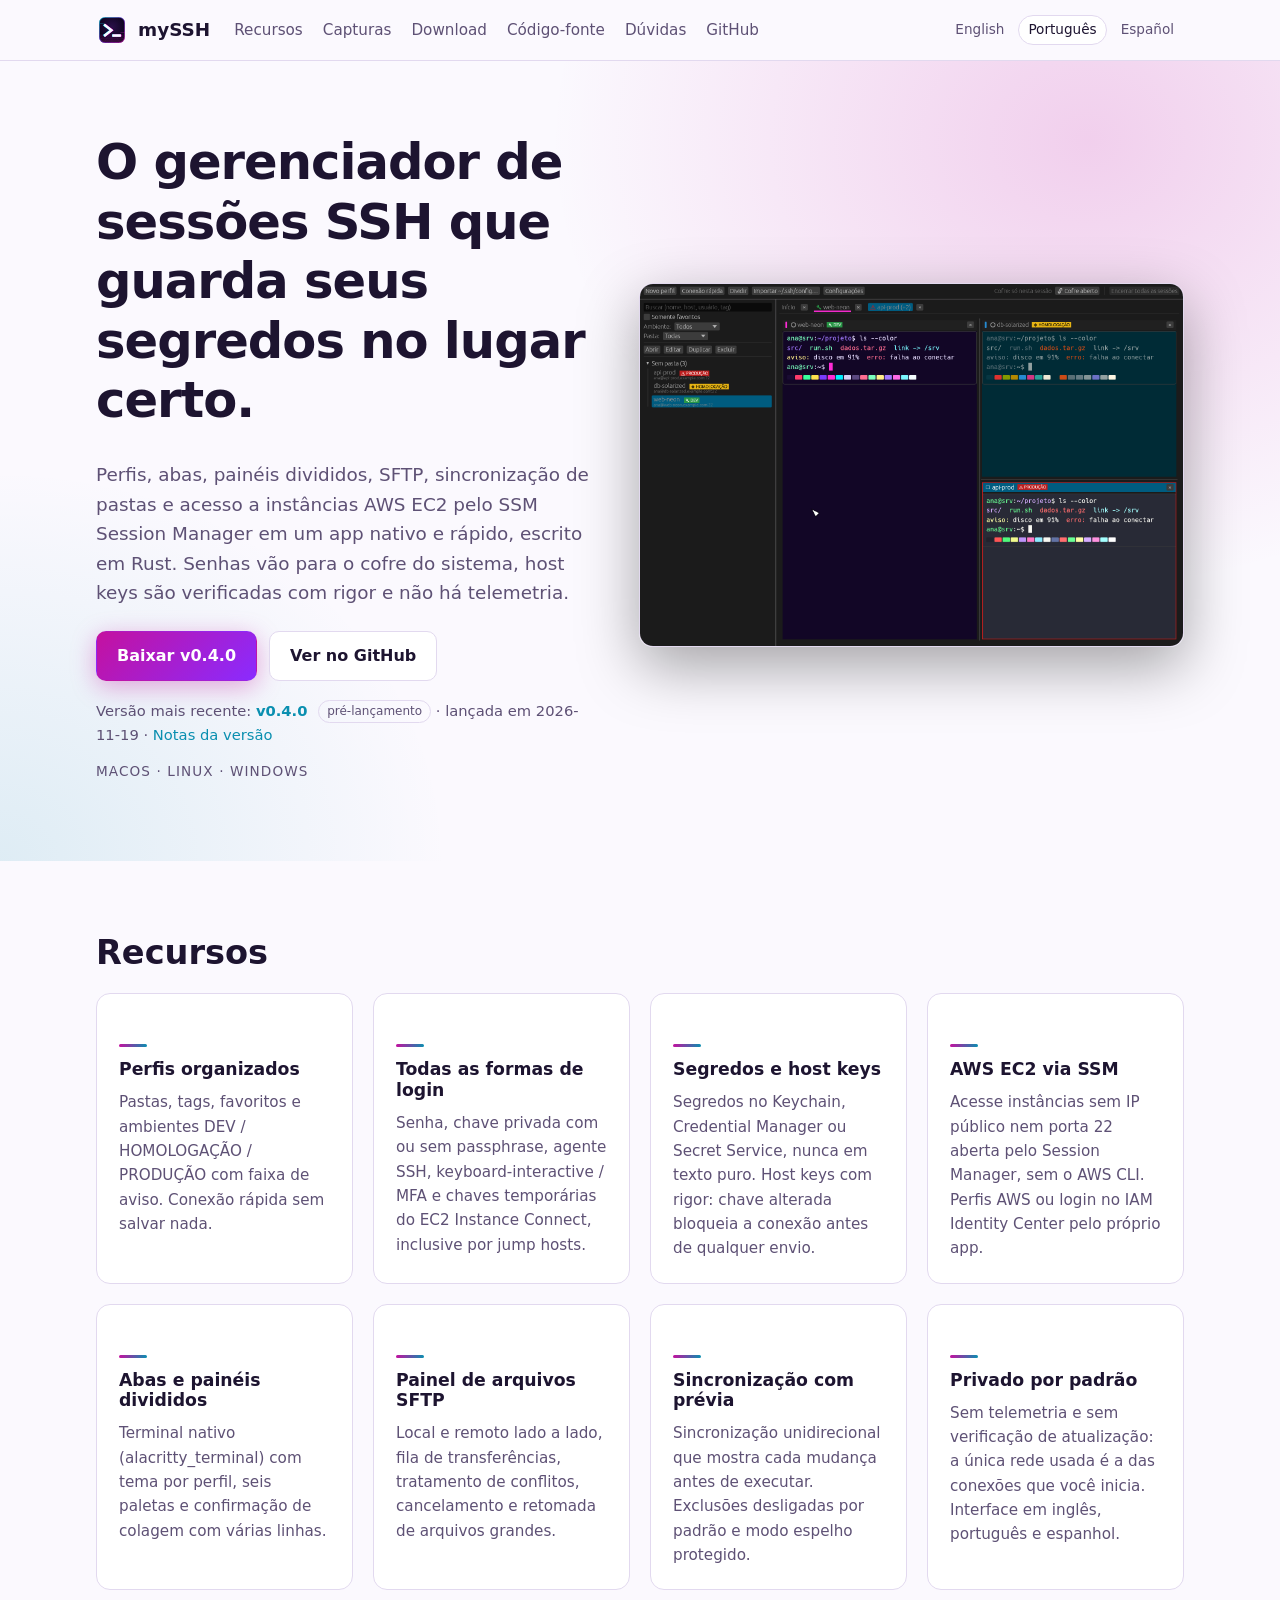
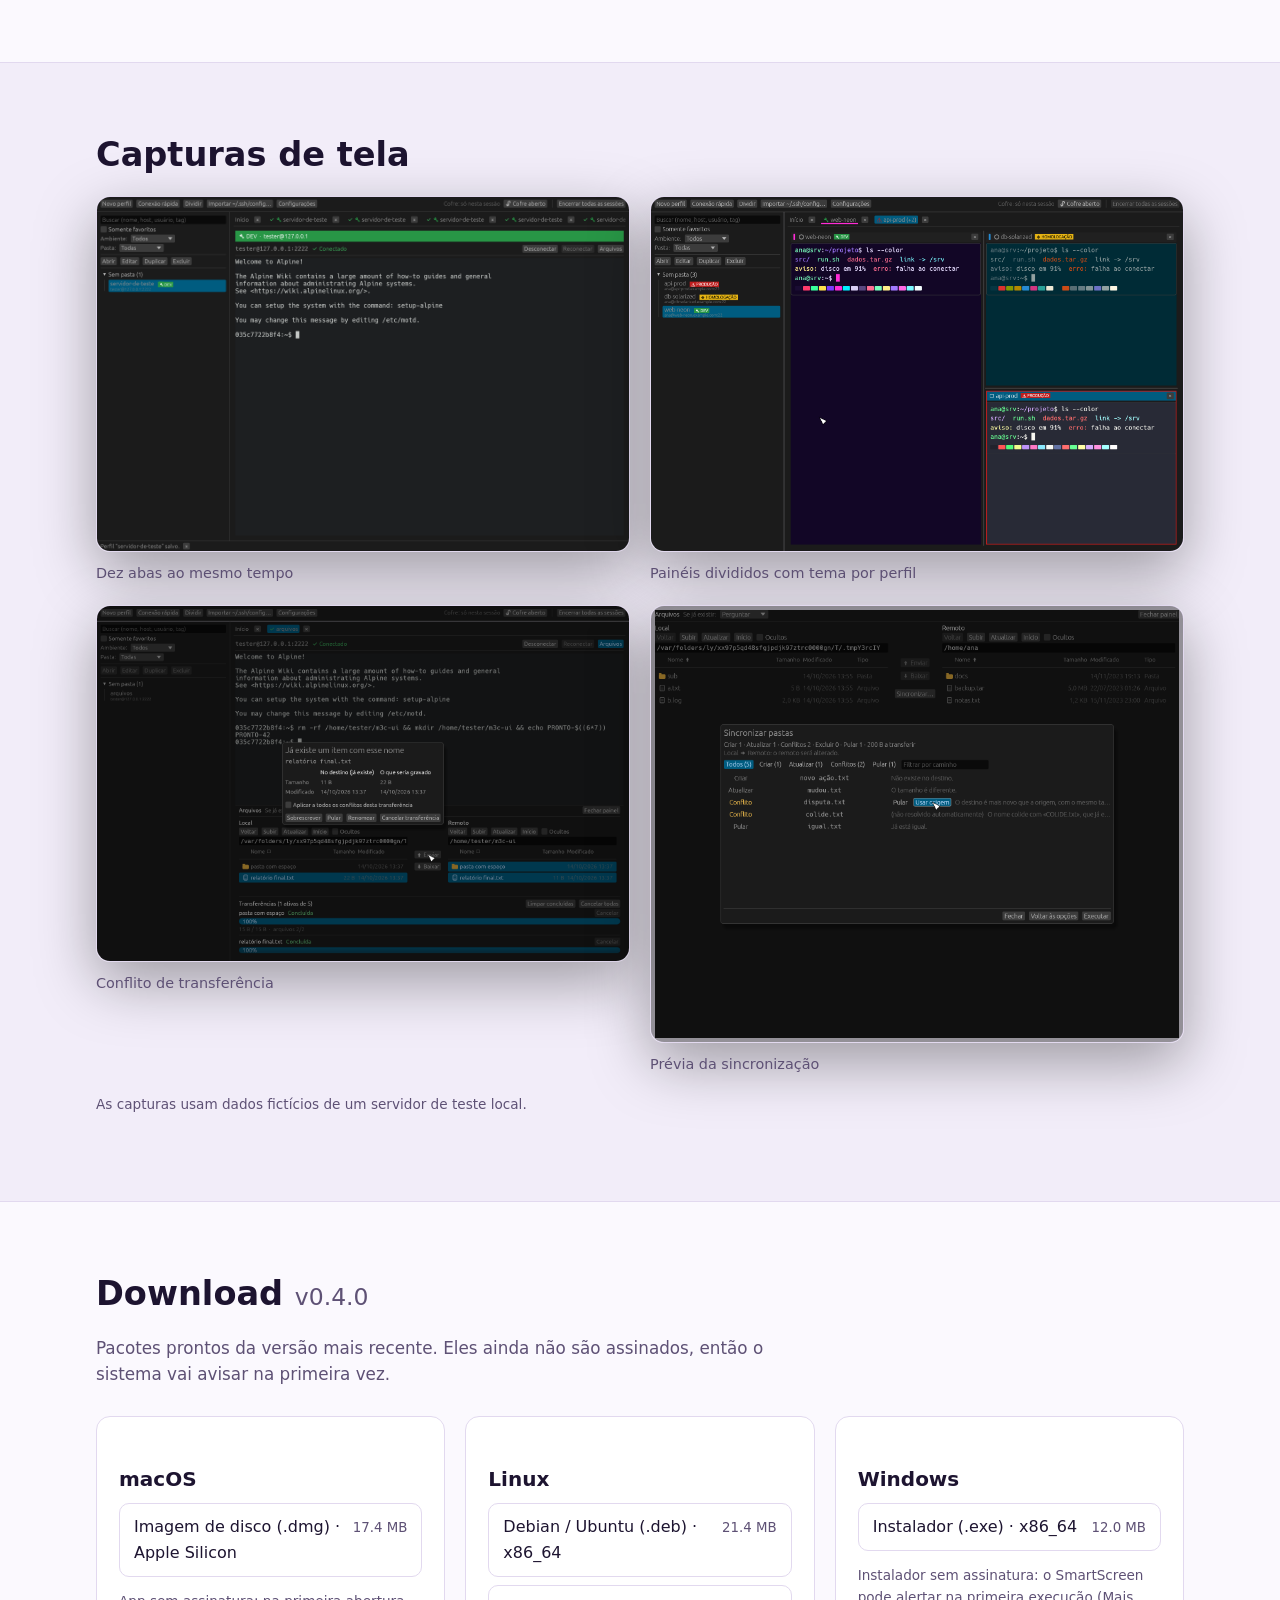
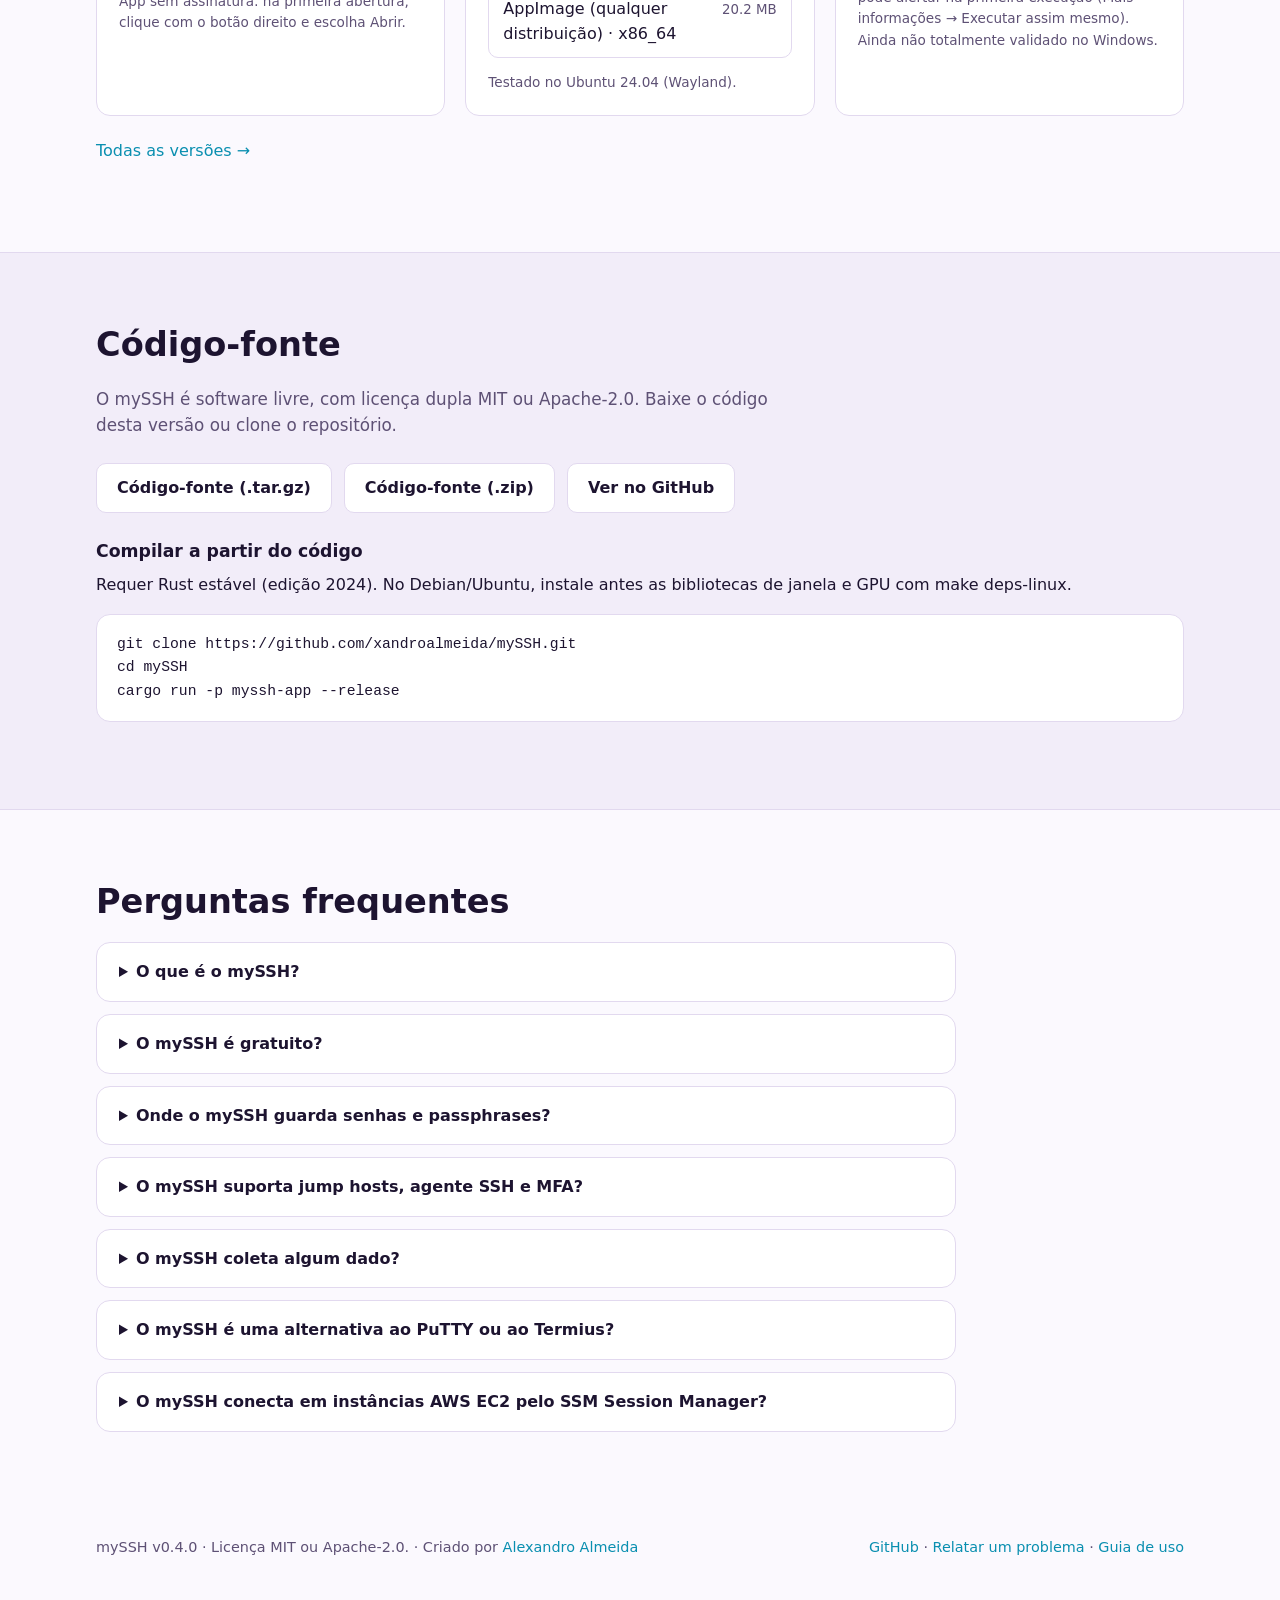
<file: docs/pt-br/index.html>
<!doctype html>
<!-- Gerado por tools/site/build.py a partir de tools/site/template.html e strings.json. Não edite em docs/. -->
<html lang="pt-BR">
<head>
<meta charset="utf-8">
<meta name="viewport" content="width=device-width, initial-scale=1">
<title>mySSH — cliente SSH de código aberto para macOS, Linux e Windows</title>
<meta name="description" content="Cliente SSH gratuito e de código aberto para macOS, Linux e Windows, em Rust: perfis, abas, painéis divididos, SFTP, sincronização e AWS SSM Session Manager, senhas no cofre do sistema.">
<meta name="google-site-verification" content="e3klRiq9ykeSp1Q2XAEUIz1zbKla8LWiIjL87_-myPM">
<meta name="robots" content="index, follow, max-image-preview:large, max-snippet:-1">
<meta name="author" content="Alexandro Almeida">
<meta name="theme-color" content="#0b0614" media="(prefers-color-scheme: dark)">
<meta name="theme-color" content="#fbf9fe" media="(prefers-color-scheme: light)">
<meta property="og:site_name" content="mySSH">
<meta property="og:title" content="mySSH — cliente SSH de código aberto para macOS, Linux e Windows">
<meta property="og:description" content="Cliente SSH gratuito e de código aberto para macOS, Linux e Windows, em Rust: perfis, abas, painéis divididos, SFTP, sincronização e AWS SSM Session Manager, senhas no cofre do sistema.">
<meta property="og:type" content="website">
<meta property="og:url" content="https://xandroalmeida.github.io/mySSH/pt-br/">
<meta property="og:locale" content="pt_BR">
<meta property="og:locale:alternate" content="en_US">
<meta property="og:locale:alternate" content="es_ES">
<meta property="og:image" content="https://xandroalmeida.github.io/mySSH/img/paineis-divididos.png">
<meta property="og:image:width" content="1800">
<meta property="og:image:height" content="1200">
<meta property="og:image:alt" content="mySSH — Painéis divididos com tema por perfil">
<meta name="twitter:card" content="summary_large_image">
<meta name="twitter:title" content="mySSH — cliente SSH de código aberto para macOS, Linux e Windows">
<meta name="twitter:description" content="Cliente SSH gratuito e de código aberto para macOS, Linux e Windows, em Rust: perfis, abas, painéis divididos, SFTP, sincronização e AWS SSM Session Manager, senhas no cofre do sistema.">
<meta name="twitter:image" content="https://xandroalmeida.github.io/mySSH/img/paineis-divididos.png">
<meta name="twitter:image:alt" content="mySSH — Painéis divididos com tema por perfil">
<link rel="icon" type="image/svg+xml" href="../assets/icon.svg">
<link rel="apple-touch-icon" href="../assets/icon-256.png">
<link rel="canonical" href="https://xandroalmeida.github.io/mySSH/pt-br/">
<link rel="alternate" hreflang="en" href="https://xandroalmeida.github.io/mySSH/">
<link rel="alternate" hreflang="pt-BR" href="https://xandroalmeida.github.io/mySSH/pt-br/">
<link rel="alternate" hreflang="es" href="https://xandroalmeida.github.io/mySSH/es/">
<link rel="alternate" hreflang="x-default" href="https://xandroalmeida.github.io/mySSH/">
<link rel="alternate" type="text/markdown" title="llms.txt" href="https://xandroalmeida.github.io/mySSH/llms.txt">
<link rel="stylesheet" href="../assets/site.css">
<script type="application/ld+json">
{
  "@context": "https://schema.org",
  "@graph": [
    {
      "@type": "SoftwareApplication",
      "@id": "https://xandroalmeida.github.io/mySSH/#app",
      "name": "mySSH",
      "alternateName": "mySSH SSH client",
      "description": "O mySSH é um cliente SSH e gerenciador de sessões para desktop, gratuito e de código aberto, para macOS, Linux e Windows, escrito em Rust. Ele reúne perfis de conexão salvos, terminal com abas e painéis divididos, painel de arquivos SFTP e sincronização unidirecional de pastas em um único app nativo.",
      "url": "https://xandroalmeida.github.io/mySSH/pt-br/",
      "applicationCategory": "DeveloperApplication",
      "applicationSubCategory": "SSH client",
      "operatingSystem": "macOS, Linux, Windows",
      "softwareVersion": "0.4.0",
      "datePublished": "2026-11-19",
      "releaseNotes": "https://github.com/xandroalmeida/mySSH/releases/tag/v0.4.0",
      "downloadUrl": [
        "https://github.com/xandroalmeida/mySSH/releases/download/v0.4.0/mySSH_0.4.0_aarch64.dmg",
        "https://github.com/xandroalmeida/mySSH/releases/download/v0.4.0/myssh_0.4.0_amd64.deb",
        "https://github.com/xandroalmeida/mySSH/releases/download/v0.4.0/myssh_0.4.0_x64-setup.exe",
        "https://github.com/xandroalmeida/mySSH/releases/download/v0.4.0/myssh_0.4.0_x86_64.AppImage"
      ],
      "installUrl": "https://xandroalmeida.github.io/mySSH/pt-br/#download",
      "screenshot": [
        "https://xandroalmeida.github.io/mySSH/img/dez-abas.png",
        "https://xandroalmeida.github.io/mySSH/img/paineis-divididos.png",
        "https://xandroalmeida.github.io/mySSH/img/arquivos-conflito.png",
        "https://xandroalmeida.github.io/mySSH/img/sync-previa.png"
      ],
      "image": "https://xandroalmeida.github.io/mySSH/assets/icon-256.png",
      "featureList": [
        "Perfis organizados: Pastas, tags, favoritos e ambientes DEV / HOMOLOGAÇÃO / PRODUÇÃO com faixa de aviso. Conexão rápida sem salvar nada.",
        "Todas as formas de login: Senha, chave privada com ou sem passphrase, agente SSH, keyboard-interactive / MFA e chaves temporárias do EC2 Instance Connect, inclusive por jump hosts.",
        "Segredos e host keys: Segredos no Keychain, Credential Manager ou Secret Service, nunca em texto puro. Host keys com rigor: chave alterada bloqueia a conexão antes de qualquer envio.",
        "AWS EC2 via SSM: Acesse instâncias sem IP público nem porta 22 aberta pelo Session Manager, sem o AWS CLI. Perfis AWS ou login no IAM Identity Center pelo próprio app.",
        "Abas e painéis divididos: Terminal nativo (alacritty_terminal) com tema por perfil, seis paletas e confirmação de colagem com várias linhas.",
        "Painel de arquivos SFTP: Local e remoto lado a lado, fila de transferências, tratamento de conflitos, cancelamento e retomada de arquivos grandes.",
        "Sincronização com prévia: Sincronização unidirecional que mostra cada mudança antes de executar. Exclusões desligadas por padrão e modo espelho protegido.",
        "Privado por padrão: Sem telemetria e sem verificação de atualização: a única rede usada é a das conexões que você inicia. Interface em inglês, português e espanhol."
      ],
      "inLanguage": [
        "en",
        "pt-BR",
        "es"
      ],
      "isAccessibleForFree": true,
      "offers": {
        "@type": "Offer",
        "price": "0",
        "priceCurrency": "USD"
      },
      "license": [
        "https://opensource.org/license/mit",
        "https://www.apache.org/licenses/LICENSE-2.0"
      ],
      "author": {
        "@type": "Person",
        "name": "Alexandro Almeida",
        "url": "https://github.com/xandroalmeida"
      },
      "sameAs": [
        "https://github.com/xandroalmeida/mySSH"
      ]
    },
    {
      "@type": "WebPage",
      "@id": "https://xandroalmeida.github.io/mySSH/pt-br/#page",
      "url": "https://xandroalmeida.github.io/mySSH/pt-br/",
      "name": "mySSH — cliente SSH de código aberto para macOS, Linux e Windows",
      "description": "Cliente SSH gratuito e de código aberto para macOS, Linux e Windows, em Rust: perfis, abas, painéis divididos, SFTP, sincronização e AWS SSM Session Manager, senhas no cofre do sistema.",
      "inLanguage": "pt-BR",
      "dateModified": "2026-11-19",
      "about": {
        "@id": "https://xandroalmeida.github.io/mySSH/#app"
      },
      "primaryImageOfPage": "https://xandroalmeida.github.io/mySSH/img/paineis-divididos.png"
    },
    {
      "@type": "FAQPage",
      "@id": "https://xandroalmeida.github.io/mySSH/pt-br/#faq",
      "inLanguage": "pt-BR",
      "mainEntity": [
        {
          "@type": "Question",
          "name": "O que é o mySSH?",
          "acceptedAnswer": {
            "@type": "Answer",
            "text": "O mySSH é um cliente SSH e gerenciador de sessões para desktop, gratuito e de código aberto, para macOS, Linux e Windows, escrito em Rust. Ele reúne perfis de conexão salvos, terminal com abas e painéis divididos, painel de arquivos SFTP e sincronização unidirecional de pastas em um único app nativo."
          }
        },
        {
          "@type": "Question",
          "name": "O mySSH é gratuito?",
          "acceptedAnswer": {
            "@type": "Answer",
            "text": "Sim. O mySSH é software livre, com licença dupla MIT ou Apache-2.0. Não há edição paga, conta nem assinatura."
          }
        },
        {
          "@type": "Question",
          "name": "Onde o mySSH guarda senhas e passphrases?",
          "acceptedAnswer": {
            "@type": "Answer",
            "text": "No cofre de credenciais do sistema operacional: Keychain no macOS, Credential Manager no Windows e Secret Service no Linux. Segredos nunca são gravados em texto puro no disco, em logs ou em argumentos de processo."
          }
        },
        {
          "@type": "Question",
          "name": "O mySSH suporta jump hosts, agente SSH e MFA?",
          "acceptedAnswer": {
            "@type": "Answer",
            "text": "Sim. Ele autentica por senha, chave privada (com ou sem passphrase), agente SSH ou keyboard-interactive, inclusive códigos MFA de uso único, também através de jump hosts (bastions)."
          }
        },
        {
          "@type": "Question",
          "name": "O mySSH coleta algum dado?",
          "acceptedAnswer": {
            "@type": "Answer",
            "text": "Não. Não há telemetria, conta nem verificação automática de atualização. As únicas conexões de rede são as sessões SSH e SFTP que você abre."
          }
        },
        {
          "@type": "Question",
          "name": "O mySSH é uma alternativa ao PuTTY ou ao Termius?",
          "acceptedAnswer": {
            "@type": "Answer",
            "text": "Sim. O mySSH cobre o mesmo trabalho do dia a dia, sessões de terminal, hosts salvos e transferência de arquivos, como um app nativo de código aberto que mantém todos os dados no seu computador, sem serviço em nuvem."
          }
        },
        {
          "@type": "Question",
          "name": "O mySSH conecta em instâncias AWS EC2 pelo SSM Session Manager?",
          "acceptedAnswer": {
            "@type": "Answer",
            "text": "Sim. O mySSH abre o túnel do Session Manager sozinho, sem o AWS CLI nem o session-manager-plugin, então a instância não precisa de IP público nem de porta 22 aberta. As credenciais vêm dos seus perfis AWS (~/.aws) ou do login no IAM Identity Center dentro do app, e com o EC2 Instance Connect uma chave temporária é gerada a cada conexão: nada precisa ser configurado no servidor."
          }
        }
      ]
    },
    {
      "@type": "SoftwareSourceCode",
      "name": "mySSH",
      "codeRepository": "https://github.com/xandroalmeida/mySSH",
      "programmingLanguage": "Rust",
      "license": [
        "https://opensource.org/license/mit",
        "https://www.apache.org/licenses/LICENSE-2.0"
      ],
      "targetProduct": {
        "@id": "https://xandroalmeida.github.io/mySSH/#app"
      }
    }
  ]
}
</script>
<script>
  // Primeira visita à página em inglês: usa o idioma do navegador, se for suportado.
  (function () {
    var key = "myssh-lang", here = "pt-br";
    var saved = null;
    try { saved = localStorage.getItem(key); } catch (e) {}
    if (here !== "en" || saved) return;
    var langs = navigator.languages || [navigator.language || ""];
    for (var i = 0; i < langs.length; i++) {
      var p = String(langs[i]).toLowerCase().split(/[-_]/)[0];
      if (p === "en") return;
      if (p === "pt") { location.replace("../pt-br/" + location.hash); return; }
      if (p === "es") { location.replace("../es/" + location.hash); return; }
    }
  })();
</script>
</head>
<body>
<header class="top">
  <div class="wrap top-in">
    <a class="brand" href="../pt-br/"><img src="../assets/icon.svg" alt="" width="32" height="32"><span>mySSH</span></a>
    <nav class="nav" aria-label="mySSH">
      <a href="#features">Recursos</a>
      <a href="#screens">Capturas</a>
      <a href="#download">Download</a>
      <a href="#source">Código-fonte</a>
      <a href="#faq">Dúvidas</a>
      <a href="https://github.com/xandroalmeida/mySSH">GitHub</a>
    </nav>
    <div class="langs" role="group" aria-label="Idioma"><a href="../" hreflang="en" data-lang="en">English</a><a href="../pt-br/" hreflang="pt-BR" data-lang="pt-br" aria-current="page">Português</a><a href="../es/" hreflang="es" data-lang="es">Español</a></div>
  </div>
</header>

<main>
<section class="hero">
  <div class="wrap hero-in">
    <div class="hero-text">
      <h1>O gerenciador de sessões SSH que guarda seus segredos no lugar certo.</h1>
      <p class="lead">Perfis, abas, painéis divididos, SFTP, sincronização de pastas e acesso a instâncias AWS EC2 pelo SSM Session Manager em um app nativo e rápido, escrito em Rust. Senhas vão para o cofre do sistema, host keys são verificadas com rigor e não há telemetria.</p>
      <div class="cta">
        <a class="btn primary" href="#download">Baixar v0.4.0</a>
        <a class="btn" href="https://github.com/xandroalmeida/mySSH">Ver no GitHub</a>
      </div>
      <p class="meta">Versão mais recente: <a href="https://github.com/xandroalmeida/mySSH/releases/tag/v0.4.0"><strong>v0.4.0</strong></a> <span class="badge">pré-lançamento</span> · lançada em <time datetime="2026-11-19">2026-11-19</time> · <a href="https://github.com/xandroalmeida/mySSH/releases/tag/v0.4.0">Notas da versão</a></p>
      <p class="platforms">macOS · Linux · Windows</p>
    </div>
    <figure class="hero-shot">
      <img src="../img/paineis-divididos.png" alt="mySSH — Painéis divididos com tema por perfil" width="1800" height="1200" fetchpriority="high">
    </figure>
  </div>
</section>

<section id="features" class="section">
  <div class="wrap">
    <h2>Recursos</h2>
    <div class="grid features">
      <article><h3>Perfis organizados</h3><p>Pastas, tags, favoritos e ambientes DEV / HOMOLOGAÇÃO / PRODUÇÃO com faixa de aviso. Conexão rápida sem salvar nada.</p></article>
      <article><h3>Todas as formas de login</h3><p>Senha, chave privada com ou sem passphrase, agente SSH, keyboard-interactive / MFA e chaves temporárias do EC2 Instance Connect, inclusive por jump hosts.</p></article>
      <article><h3>Segredos e host keys</h3><p>Segredos no Keychain, Credential Manager ou Secret Service, nunca em texto puro. Host keys com rigor: chave alterada bloqueia a conexão antes de qualquer envio.</p></article>
      <article><h3>AWS EC2 via SSM</h3><p>Acesse instâncias sem IP público nem porta 22 aberta pelo Session Manager, sem o AWS CLI. Perfis AWS ou login no IAM Identity Center pelo próprio app.</p></article>
      <article><h3>Abas e painéis divididos</h3><p>Terminal nativo (alacritty_terminal) com tema por perfil, seis paletas e confirmação de colagem com várias linhas.</p></article>
      <article><h3>Painel de arquivos SFTP</h3><p>Local e remoto lado a lado, fila de transferências, tratamento de conflitos, cancelamento e retomada de arquivos grandes.</p></article>
      <article><h3>Sincronização com prévia</h3><p>Sincronização unidirecional que mostra cada mudança antes de executar. Exclusões desligadas por padrão e modo espelho protegido.</p></article>
      <article><h3>Privado por padrão</h3><p>Sem telemetria e sem verificação de atualização: a única rede usada é a das conexões que você inicia. Interface em inglês, português e espanhol.</p></article>
    </div>
  </div>
</section>

<section id="screens" class="section alt">
  <div class="wrap">
    <h2>Capturas de tela</h2>
    <div class="grid shots">
      <figure><a href="../img/dez-abas.png"><img src="../img/dez-abas.png" alt="mySSH — Dez abas ao mesmo tempo" loading="lazy" decoding="async" width="2400" height="1600"></a><figcaption>Dez abas ao mesmo tempo</figcaption></figure>
      <figure><a href="../img/paineis-divididos.png"><img src="../img/paineis-divididos.png" alt="mySSH — Painéis divididos com tema por perfil" loading="lazy" decoding="async" width="1800" height="1200"></a><figcaption>Painéis divididos com tema por perfil</figcaption></figure>
      <figure><a href="../img/arquivos-conflito.png"><img src="../img/arquivos-conflito.png" alt="mySSH — Conflito de transferência" loading="lazy" decoding="async" width="1500" height="1000"></a><figcaption>Conflito de transferência</figcaption></figure>
      <figure><a href="../img/sync-previa.png"><img src="../img/sync-previa.png" alt="mySSH — Prévia da sincronização" loading="lazy" decoding="async" width="1650" height="1350"></a><figcaption>Prévia da sincronização</figcaption></figure>
    </div>
    <p class="note">As capturas usam dados fictícios de um servidor de teste local.</p>
  </div>
</section>

<section id="download" class="section">
  <div class="wrap">
    <h2>Download <span class="ver">v0.4.0</span></h2>
    <p class="lead small">Pacotes prontos da versão mais recente. Eles ainda não são assinados, então o sistema vai avisar na primeira vez.</p>
    <div class="grid downloads">
      <article class="dl" id="dl-mac">
        <h3>macOS</h3>
        <ul>
          <li><a href="https://github.com/xandroalmeida/mySSH/releases/download/v0.4.0/mySSH_0.4.0_aarch64.dmg" download>Imagem de disco (.dmg) · Apple Silicon <small>17.4 MB</small></a></li>
        </ul>
        <p class="hint">App sem assinatura: na primeira abertura, clique com o botão direito e escolha Abrir.</p>
      </article>
      <article class="dl" id="dl-linux">
        <h3>Linux</h3>
        <ul>
          <li><a href="https://github.com/xandroalmeida/mySSH/releases/download/v0.4.0/myssh_0.4.0_amd64.deb" download>Debian / Ubuntu (.deb) · x86_64 <small>21.4 MB</small></a></li>
          <li><a href="https://github.com/xandroalmeida/mySSH/releases/download/v0.4.0/myssh_0.4.0_x86_64.AppImage" download>AppImage (qualquer distribuição) · x86_64 <small>20.2 MB</small></a></li>
        </ul>
        <p class="hint">Testado no Ubuntu 24.04 (Wayland).</p>
      </article>
      <article class="dl" id="dl-windows">
        <h3>Windows</h3>
        <ul>
          <li><a href="https://github.com/xandroalmeida/mySSH/releases/download/v0.4.0/myssh_0.4.0_x64-setup.exe" download>Instalador (.exe) · x86_64 <small>12.0 MB</small></a></li>
        </ul>
        <p class="hint">Instalador sem assinatura: o SmartScreen pode alertar na primeira execução (Mais informações → Executar assim mesmo). Ainda não totalmente validado no Windows.</p>
      </article>
    </div>
    <p class="more"><a href="https://github.com/xandroalmeida/mySSH/releases">Todas as versões →</a></p>
  </div>
</section>

<section id="source" class="section alt">
  <div class="wrap">
    <h2>Código-fonte</h2>
    <p class="lead small">O mySSH é software livre, com licença dupla MIT ou Apache-2.0. Baixe o código desta versão ou clone o repositório.</p>
    <div class="cta">
      <a class="btn" href="https://github.com/xandroalmeida/mySSH/archive/refs/tags/v0.4.0.tar.gz">Código-fonte (.tar.gz)</a>
      <a class="btn" href="https://github.com/xandroalmeida/mySSH/archive/refs/tags/v0.4.0.zip">Código-fonte (.zip)</a>
      <a class="btn" href="https://github.com/xandroalmeida/mySSH">Ver no GitHub</a>
    </div>
    <h3>Compilar a partir do código</h3>
    <p>Requer Rust estável (edição 2024). No Debian/Ubuntu, instale antes as bibliotecas de janela e GPU com make deps-linux.</p>
    <pre><code>git clone https://github.com/xandroalmeida/mySSH.git
cd mySSH
cargo run -p myssh-app --release</code></pre>
  </div>
</section>
<section id="faq" class="section">
  <div class="wrap">
    <h2>Perguntas frequentes</h2>
    <div class="faq">
      <details><summary>O que é o mySSH?</summary><p>O mySSH é um cliente SSH e gerenciador de sessões para desktop, gratuito e de código aberto, para macOS, Linux e Windows, escrito em Rust. Ele reúne perfis de conexão salvos, terminal com abas e painéis divididos, painel de arquivos SFTP e sincronização unidirecional de pastas em um único app nativo.</p></details>
      <details><summary>O mySSH é gratuito?</summary><p>Sim. O mySSH é software livre, com licença dupla MIT ou Apache-2.0. Não há edição paga, conta nem assinatura.</p></details>
      <details><summary>Onde o mySSH guarda senhas e passphrases?</summary><p>No cofre de credenciais do sistema operacional: Keychain no macOS, Credential Manager no Windows e Secret Service no Linux. Segredos nunca são gravados em texto puro no disco, em logs ou em argumentos de processo.</p></details>
      <details><summary>O mySSH suporta jump hosts, agente SSH e MFA?</summary><p>Sim. Ele autentica por senha, chave privada (com ou sem passphrase), agente SSH ou keyboard-interactive, inclusive códigos MFA de uso único, também através de jump hosts (bastions).</p></details>
      <details><summary>O mySSH coleta algum dado?</summary><p>Não. Não há telemetria, conta nem verificação automática de atualização. As únicas conexões de rede são as sessões SSH e SFTP que você abre.</p></details>
      <details><summary>O mySSH é uma alternativa ao PuTTY ou ao Termius?</summary><p>Sim. O mySSH cobre o mesmo trabalho do dia a dia, sessões de terminal, hosts salvos e transferência de arquivos, como um app nativo de código aberto que mantém todos os dados no seu computador, sem serviço em nuvem.</p></details>
      <details><summary>O mySSH conecta em instâncias AWS EC2 pelo SSM Session Manager?</summary><p>Sim. O mySSH abre o túnel do Session Manager sozinho, sem o AWS CLI nem o session-manager-plugin, então a instância não precisa de IP público nem de porta 22 aberta. As credenciais vêm dos seus perfis AWS (~/.aws) ou do login no IAM Identity Center dentro do app, e com o EC2 Instance Connect uma chave temporária é gerada a cada conexão: nada precisa ser configurado no servidor.</p></details>
    </div>
  </div>
</section>
</main>

<footer class="foot">
  <div class="wrap foot-in">
    <p>mySSH v0.4.0 · Licença MIT ou Apache-2.0. · Criado por <a href="https://github.com/xandroalmeida" rel="author">Alexandro Almeida</a></p>
    <p><a href="https://github.com/xandroalmeida/mySSH">GitHub</a> · <a href="https://github.com/xandroalmeida/mySSH/issues">Relatar um problema</a> · <a href="https://github.com/xandroalmeida/mySSH/blob/main/docs/USO.md">Guia de uso</a></p>
  </div>
</footer>
<script>
  document.querySelectorAll("[data-lang]").forEach(function (a) {
    a.addEventListener("click", function () {
      try { localStorage.setItem("myssh-lang", a.getAttribute("data-lang")); } catch (e) {}
    });
  });
</script>
</body>
</html>
</file>
<file: docs/assets/site.css>
/* Página do projeto mySSH (GitHub Pages). Cores inspiradas no ícone do app. */
:root {
  --bg: #0b0614;
  --bg-alt: #120a20;
  --card: #1a1029;
  --line: #2c1d42;
  --text: #ece6f5;
  --muted: #a89cbd;
  --accent: #ff2bd6;
  --accent-2: #2be0ff;
  --radius: 14px;
  --font: system-ui, -apple-system, "Segoe UI", Roboto, Ubuntu, Cantarell, sans-serif;
  --mono: ui-monospace, "SF Mono", Menlo, Consolas, "Liberation Mono", monospace;
  color-scheme: dark;
}
@media (prefers-color-scheme: light) {
  :root {
    --bg: #fbf9fe;
    --bg-alt: #f2edf9;
    --card: #ffffff;
    --line: #e2d9ef;
    --text: #1d1430;
    --muted: #5e5175;
    --accent: #c4119f;
    --accent-2: #0a8fb0;
    color-scheme: light;
  }
}

* { box-sizing: border-box; }
html { scroll-behavior: smooth; }
body {
  margin: 0;
  background: var(--bg);
  color: var(--text);
  font: 16px/1.6 var(--font);
  -webkit-font-smoothing: antialiased;
}
img { max-width: 100%; height: auto; display: block; }
a { color: var(--accent-2); text-decoration: none; }
a:hover { text-decoration: underline; }
h1, h2, h3 { line-height: 1.2; margin: 0 0 .6em; }
h2 { font-size: clamp(1.6rem, 3vw, 2.1rem); }
h3 { font-size: 1.08rem; }
p { margin: 0 0 1em; }

.wrap { max-width: 1120px; margin: 0 auto; padding: 0 16px; }

/* Cabeçalho */
.top {
  position: sticky; top: 0; z-index: 10;
  background: color-mix(in srgb, var(--bg) 88%, transparent);
  backdrop-filter: blur(10px);
  border-bottom: 1px solid var(--line);
}
.top-in { display: flex; align-items: center; gap: 24px; min-height: 60px; flex-wrap: wrap; }
.brand { display: flex; align-items: center; gap: 10px; color: var(--text); font-weight: 700; font-size: 1.15rem; }
.brand:hover { text-decoration: none; }
.nav { display: flex; gap: 20px; flex: 1; flex-wrap: wrap; }
.nav a { color: var(--muted); font-size: .95rem; }
.nav a:hover { color: var(--text); text-decoration: none; }
.langs { display: flex; gap: 4px; }
.langs a {
  color: var(--muted); font-size: .85rem; padding: 3px 9px;
  border: 1px solid transparent; border-radius: 999px;
}
.langs a[aria-current="page"] { color: var(--text); border-color: var(--line); background: var(--card); }
.langs a:hover { color: var(--text); text-decoration: none; }

/* Destaque */
.hero {
  padding: 72px 0 64px;
  background:
    radial-gradient(60% 80% at 85% 10%, color-mix(in srgb, var(--accent) 18%, transparent), transparent 70%),
    radial-gradient(50% 70% at 0% 100%, color-mix(in srgb, var(--accent-2) 12%, transparent), transparent 70%);
}
.hero-in { display: grid; grid-template-columns: 1fr 1.1fr; gap: 48px; align-items: center; }
.hero h1 { font-size: clamp(2rem, 4.4vw, 3.1rem); letter-spacing: -.02em; }
.lead { font-size: 1.15rem; color: var(--muted); max-width: 40em; }
.lead.small { font-size: 1.05rem; }
.cta { display: flex; gap: 12px; flex-wrap: wrap; margin: 24px 0 18px; }
.btn {
  display: inline-flex; align-items: center; gap: 8px;
  padding: 11px 20px; border-radius: 10px;
  border: 1px solid var(--line); background: var(--card);
  color: var(--text); font-weight: 600;
}
.btn:hover { text-decoration: none; border-color: var(--accent-2); }
.btn.primary {
  background: linear-gradient(135deg, var(--accent), #8a2bff);
  border-color: transparent; color: #fff;
  box-shadow: 0 6px 24px color-mix(in srgb, var(--accent) 35%, transparent);
}
.btn.primary:hover { filter: brightness(1.08); }
.meta { color: var(--muted); font-size: .92rem; }
.platforms { color: var(--muted); font-size: .85rem; letter-spacing: .08em; text-transform: uppercase; }
.badge {
  display: inline-block; margin-left: 6px; padding: 1px 8px;
  border-radius: 999px; font-size: .75rem; vertical-align: 1px;
  border: 1px solid var(--line); color: var(--muted);
}
.hero-shot { margin: 0; }
.hero-shot img, .shots img {
  border-radius: var(--radius); border: 1px solid var(--line);
  box-shadow: 0 20px 60px rgba(0, 0, 0, .35);
}

/* Seções */
.section { padding: 72px 0; }
.section.alt { background: var(--bg-alt); border-block: 1px solid var(--line); }
.grid { display: grid; gap: 20px; }
.features { grid-template-columns: repeat(4, 1fr); }
.features article, .dl {
  background: var(--card); border: 1px solid var(--line);
  border-radius: var(--radius); padding: 22px;
}
.features article h3 { color: var(--text); }
.features article h3::before {
  content: ""; display: block; width: 28px; height: 3px; margin-bottom: 12px;
  border-radius: 2px; background: linear-gradient(90deg, var(--accent), var(--accent-2));
}
.features p { color: var(--muted); font-size: .95rem; margin: 0; }
.shots { grid-template-columns: repeat(2, 1fr); }
.shots figure { margin: 0; }
.shots figcaption { color: var(--muted); font-size: .9rem; margin-top: 10px; }
.note { color: var(--muted); font-size: .85rem; margin-top: 18px; }

/* Downloads */
.ver { color: var(--muted); font-weight: 500; font-size: .7em; }
.downloads { grid-template-columns: repeat(3, 1fr); margin-top: 28px; }
.dl h3 { font-size: 1.25rem; }
.dl ul { list-style: none; margin: 0 0 14px; padding: 0; display: grid; gap: 8px; }
.dl li a {
  display: flex; justify-content: space-between; gap: 12px; align-items: baseline;
  padding: 10px 14px; border-radius: 10px;
  border: 1px solid var(--line); color: var(--text);
}
.dl li a:hover { border-color: var(--accent); text-decoration: none; }
.dl li small { color: var(--muted); white-space: nowrap; }
.dl .none { color: var(--muted); font-size: .92rem; }
.dl .hint { color: var(--muted); font-size: .85rem; margin: 0; }
.more { margin-top: 22px; }

pre {
  background: var(--card); border: 1px solid var(--line); border-radius: var(--radius);
  padding: 18px 20px; overflow-x: auto; font: .92rem/1.6 var(--mono);
}
.section h3 { margin-top: 28px; }

/* Rodapé */
.foot { padding: 32px 0 48px; color: var(--muted); font-size: .9rem; }
.foot-in { display: flex; justify-content: space-between; gap: 16px; flex-wrap: wrap; }
.foot p { margin: 0; }

@media (max-width: 960px) {
  .hero-in { grid-template-columns: 1fr; }
  .features { grid-template-columns: repeat(2, 1fr); }
  .downloads { grid-template-columns: 1fr; }
}
@media (max-width: 640px) {
  .nav { order: 3; flex-basis: 100%; gap: 14px; padding-bottom: 10px; }
  .hero { padding: 44px 0; }
  .section { padding: 52px 0; }
  .features, .shots { grid-template-columns: 1fr; }
}

/* Perguntas frequentes */
.faq { display: grid; gap: 12px; max-width: 860px; }
.faq details {
  background: var(--card); border: 1px solid var(--line);
  border-radius: var(--radius); padding: 16px 22px;
}
.faq summary { cursor: pointer; font-weight: 600; }
.faq details[open] summary { margin-bottom: 8px; }
.faq details p { color: var(--muted); margin: 0; }
</file>
